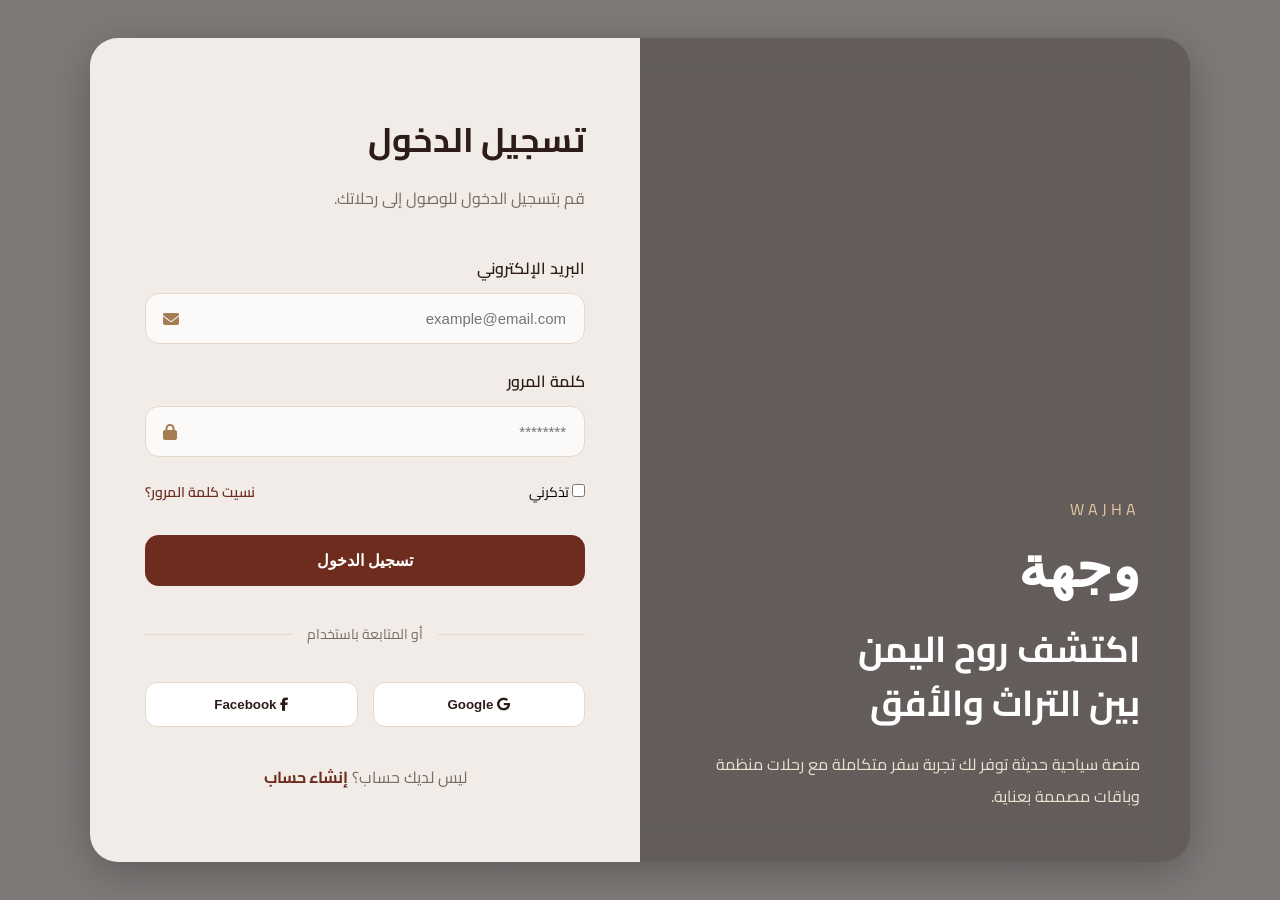
<file: index.html>
<!DOCTYPE html>
<html lang="ar" dir="rtl">

<head>

    <meta charset="UTF-8">

    <meta name="viewport"
        content="width=device-width, initial-scale=1.0">

    <title>وجهة | تسجيل الدخول</title>

    <!-- Google Fonts -->

    <link href="https://fonts.googleapis.com/css2?family=Cairo:wght@300;400;600;700&family=Playfair+Display:wght@600;700&display=swap"
        rel="stylesheet">

    <!-- Font Awesome -->

    <link rel="stylesheet"
        href="https://cdnjs.cloudflare.com/ajax/libs/font-awesome/6.5.2/css/all.min.css" />

    <!-- CSS -->

    <link rel="stylesheet" href="styles/login.css">

</head>

<body>

    <div class="login-container">

        <!-- LEFT SIDE -->

        <div class="left-side">

            <div class="overlay-content">

                <div class="brand">

                    <span>WAJHA</span>

                    <h1>وجهة</h1>

                </div>

                <h2>
                    اكتشف روح اليمن
                    <br>
                    بين التراث والأفق
                </h2>

                <p>
                    منصة سياحية حديثة توفر لك تجربة سفر متكاملة
                    مع رحلات منظمة وباقات مصممة بعناية.
                </p>

            </div>

        </div>

        <!-- RIGHT SIDE -->

        <div class="right-side">

            <div class="top-text">

                <h2>
                    تسجيل الدخول
                </h2>

                <p>
                    قم بتسجيل الدخول للوصول إلى رحلاتك.
                </p>

            </div>

            <form id="loginForm">

                <div class="form-group">

                    <label>
                        البريد الإلكتروني
                    </label>

                    <div class="input-box">

                        <input type="email"
                            id="email"
                            placeholder="example@email.com"
                            required>

                        <i class="fa-solid fa-envelope"></i>

                    </div>

                </div>

                <div class="form-group">

                    <label>
                        كلمة المرور
                    </label>

                    <div class="input-box">

                        <input type="password"
                            id="password"
                            placeholder="********"
                            required>

                        <i class="fa-solid fa-lock"></i>

                    </div>

                </div>

                <div class="options">

                    <label>
                        <input type="checkbox">
                        تذكرني
                    </label>

                    <a href="#">
                        نسيت كلمة المرور؟
                    </a>

                </div>

                <button type="submit"
                    class="login-btn">

                    تسجيل الدخول

                </button>

            </form>

            <div class="divider">

                <span>
                    أو المتابعة باستخدام
                </span>

            </div>

            <div class="social-buttons">

                <button class="social-btn">

                    <i class="fa-brands fa-google"></i>

                    Google

                </button>

                <button class="social-btn">

                    <i class="fa-brands fa-facebook-f"></i>

                    Facebook

                </button>

            </div>

            <div class="register">

                ليس لديك حساب؟

                <a href="#">
                    إنشاء حساب
                </a>

            </div>

        </div>

    </div>

    <!-- JS -->
    <script src="javascript/login.js"></script>

</body>

</html>
</file>
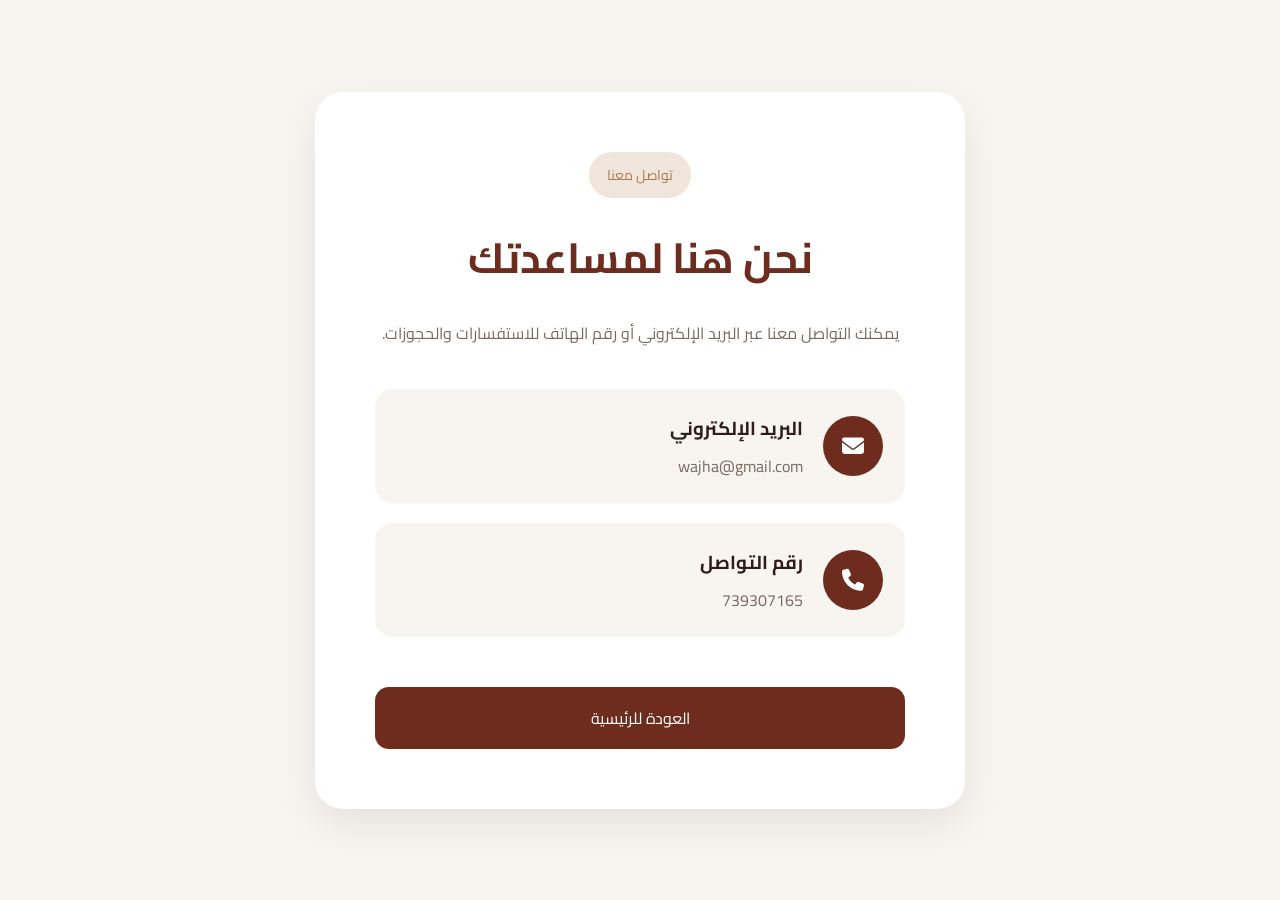
<file: contact.html>
<!DOCTYPE html>
<html lang="ar" dir="rtl">

<head>

    <meta charset="UTF-8">

    <meta name="viewport"
        content="width=device-width, initial-scale=1.0">

    <title>
        تواصل معنا | وجهة
    </title>

    <!-- Google Fonts -->

    <link href="https://fonts.googleapis.com/css2?family=Cairo:wght@300;400;600;700&display=swap"
        rel="stylesheet">

    <!-- Font Awesome -->

    <link rel="stylesheet"
        href="https://cdnjs.cloudflare.com/ajax/libs/font-awesome/6.5.2/css/all.min.css">

    <!-- CSS -->

    <link rel="stylesheet" href="styles/contact.css">

</head>

<body>

    <!-- ================= CONTACT PAGE ================= -->

    <section class="contact-page">

        <div class="contact-card">

            <span class="contact-tag">

                تواصل معنا

            </span>

            <h1>

                نحن هنا لمساعدتك

            </h1>

            <p>

                يمكنك التواصل معنا عبر البريد الإلكتروني
                أو رقم الهاتف للاستفسارات والحجوزات.

            </p>

            <!-- EMAIL -->

            <div class="contact-item">

                <i class="fa-solid fa-envelope"></i>

                <div>

                    <h3>
                        البريد الإلكتروني
                    </h3>

                    <span>
                        wajha@gmail.com
                    </span>

                </div>

            </div>

            <!-- PHONE -->

            <div class="contact-item">

                <i class="fa-solid fa-phone"></i>

                <div>

                    <h3>
                        رقم التواصل
                    </h3>

                    <span>739307165</span>

                </div>

            </div>

            <!-- BUTTON -->

            <a href="home.html">

                <button class="back-btn">

                    العودة للرئيسية

                </button>

                </a>

        </div>

    </section>

</body>

</html>
</file>
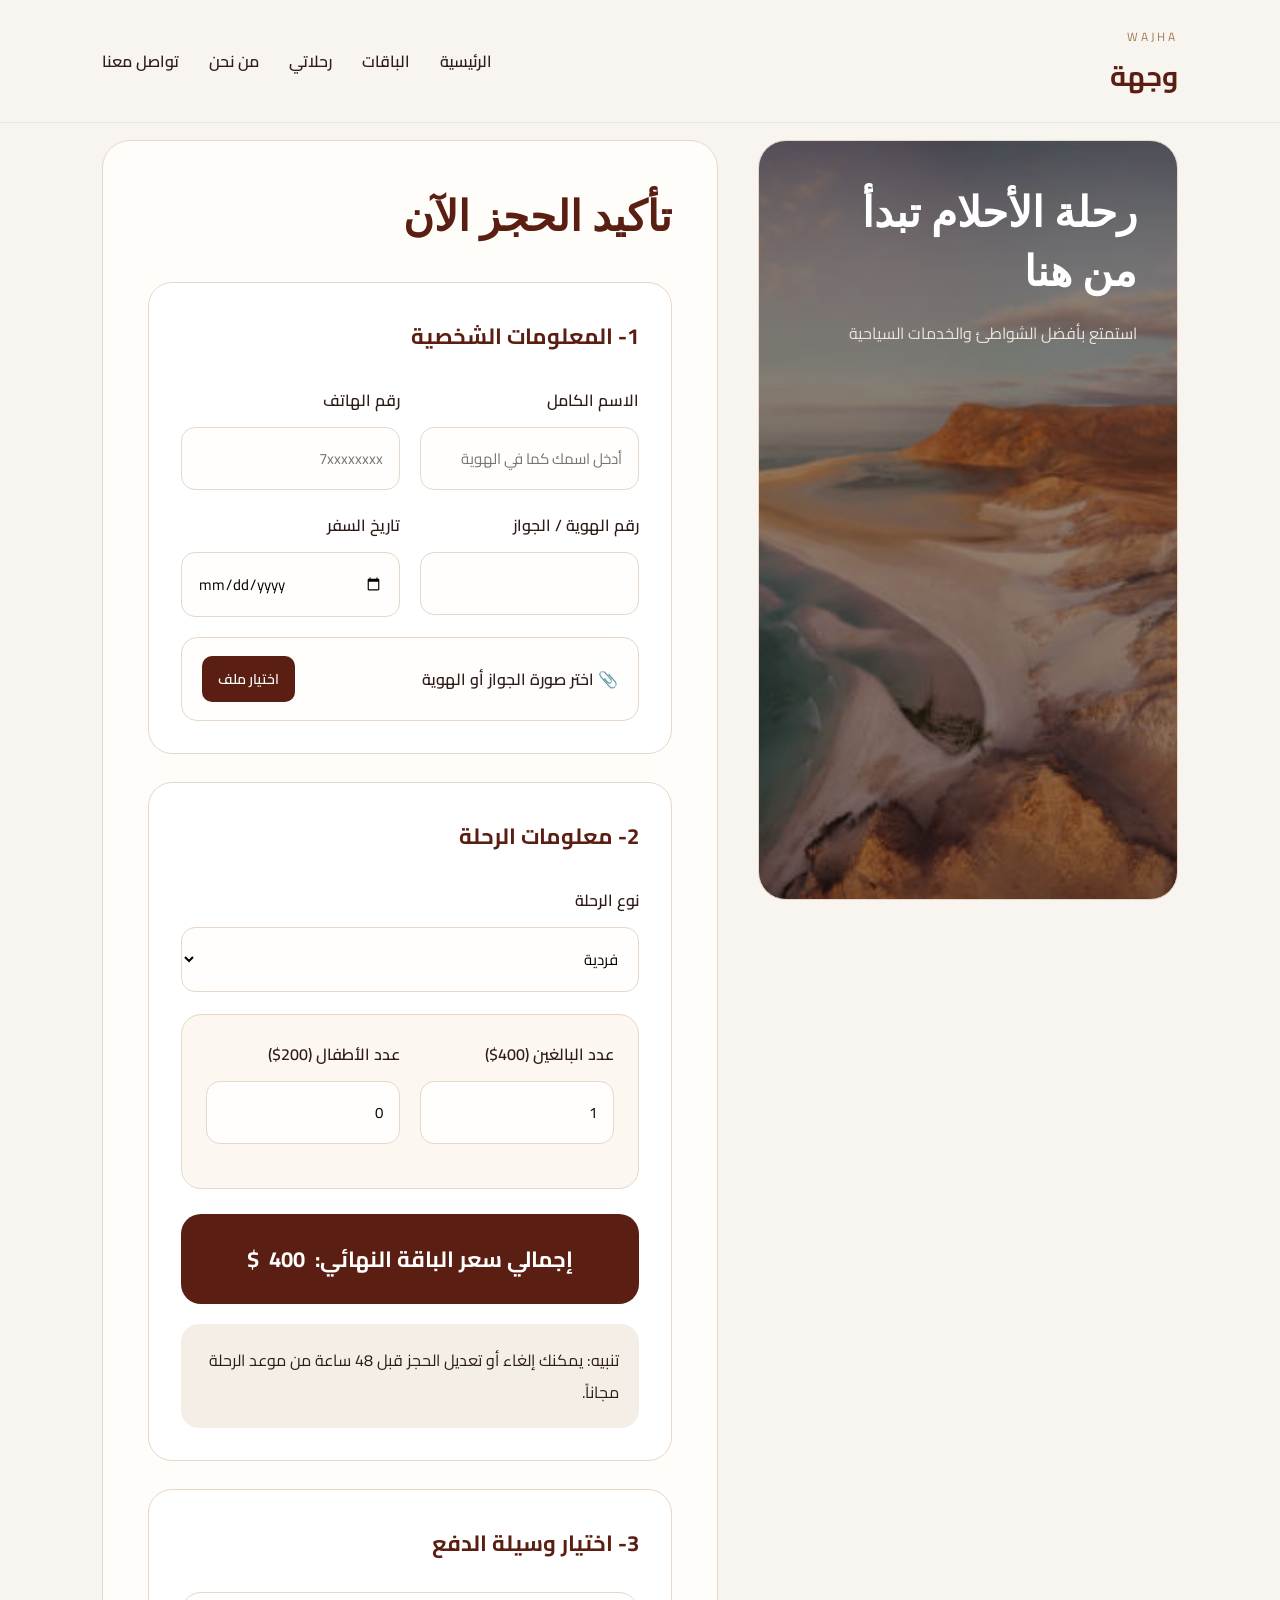
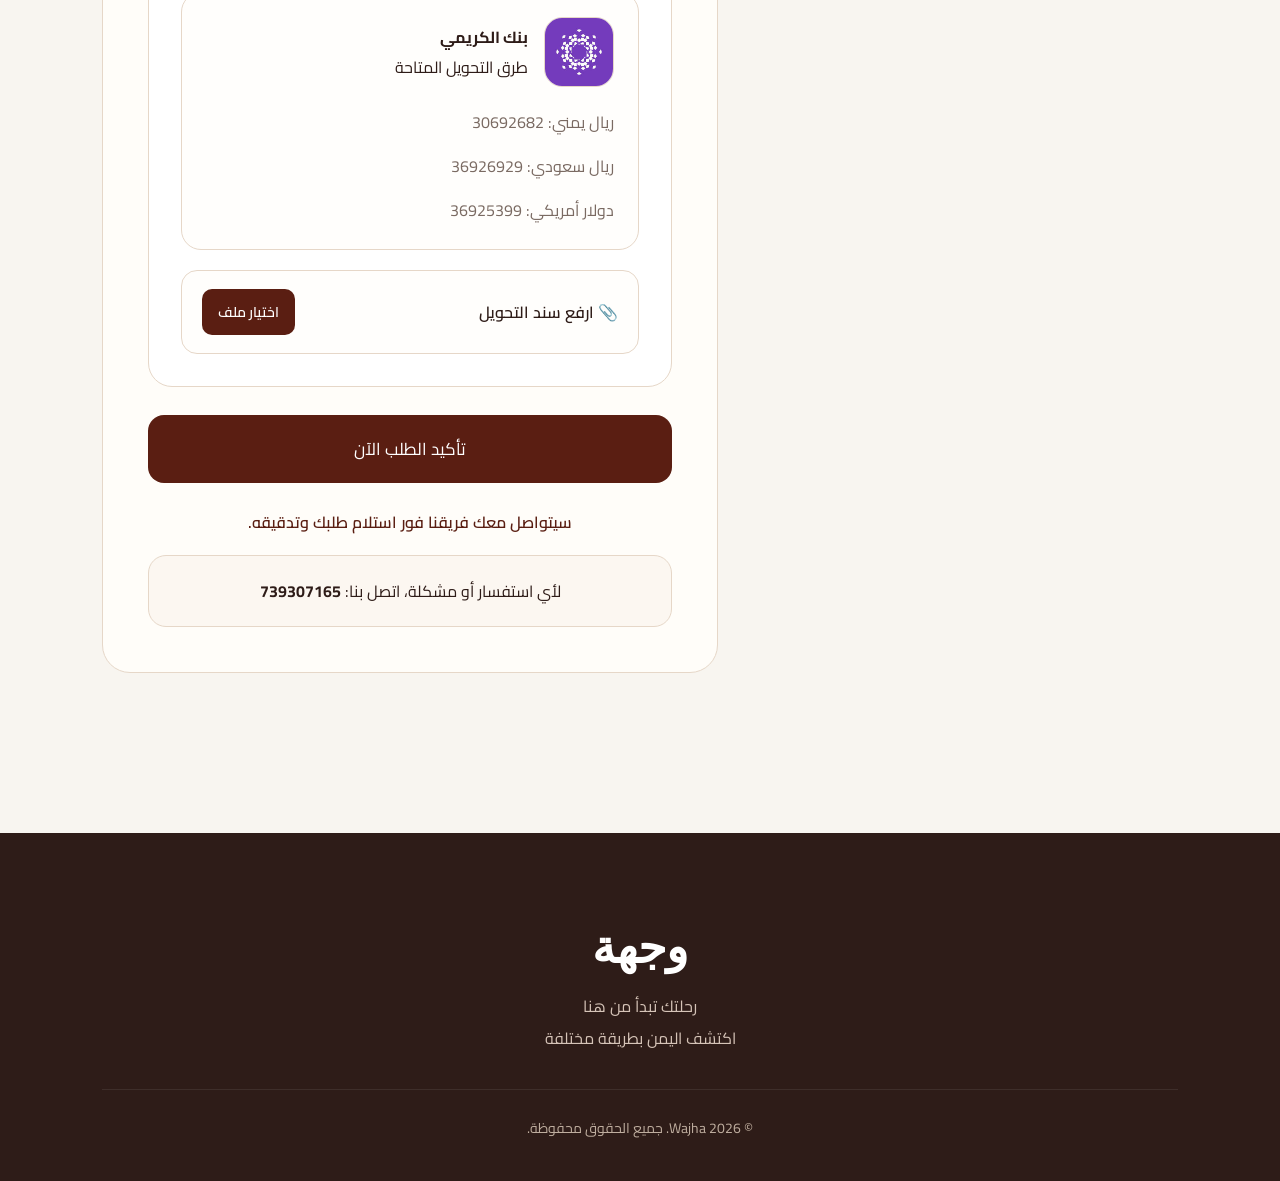
<file: form.html>
<!DOCTYPE html>
<html lang="ar" dir="rtl">
<head>
    <meta charset="UTF-8">
    <meta name="viewport" content="width=device-width, initial-scale=1.0">
    <title>تأكيد الحجز | وجهه للسياحة</title>
    <link rel="stylesheet" href="styles/form.css"> 
    <!-- Fonts -->
<link href="https://fonts.googleapis.com/css2?family=Cairo:wght@300;400;600;700&family=Playfair+Display:wght@600;700&display=swap"
rel="stylesheet">

<!-- Font Awesome -->
<link rel="stylesheet"
href="https://cdnjs.cloudflare.com/ajax/libs/font-awesome/6.5.2/css/all.min.css" />
</head>
<body> 
    <!-- ================= NAVBAR ================= -->

<!-- ================= NAVBAR (FOR OTHER PAGES) ================= -->
<nav class="navbar">

    <div class="logo">
        <span>WAJHA</span>
        <h2>وجهة</h2>
    </div>

    <ul class="nav-links">
       
        <li><a href="home.html">الرئيسية</a></li>
        
       
        <li><a href="home.html#packages">الباقات</a></li>
        
       
        <li><a href="my-trips.html">رحلاتي</a></li>
        
      
        <li><a href="home.html#about">من نحن</a></li>
       
        <li><a href="home.html#footer">تواصل معنا</a></li>
    </ul>

    

</nav>

    <div class="page-wrapper">
        <aside class="sidebar-image">
            <div class="overlay">
                <h2>رحلة الأحلام تبدأ من هنا</h2>
                <p>استمتع بأفضل الشواطئ والخدمات السياحية</p>
            </div>
        </aside>

        <main class="form-container">
            <h1 class="main-title">تأكيد الحجز الآن</h1>

            <form id="booking-form">
                <div class="section">
                    <h3 class="section-head">1- المعلومات الشخصية</h3>
                    <div class="input-grid">
                        <div class="field">
                            <label>الاسم الكامل</label>
                            <input type="text" placeholder="أدخل اسمك كما في الهوية" required>
                        </div>
                        <div class="field">
                            <label>رقم الهاتف</label>
                            <input type="text" placeholder="7xxxxxxxx" required>
                        </div>
                    </div>
                    <div class="input-grid">
                        <div class="field">
                            <label>رقم الهوية / الجواز</label>
                            <input type="text" required>
                        </div>
                        <div class="field">
                            <label>تاريخ السفر</label>
                          <input type="date" id="travel-date" required>
                        </div>
                    </div>
                  <div class="custom-file-upload">
    <label for="passport-upload" class="upload-label">
        📎 اختر صورة الجواز أو الهوية
    </label>

    <input 
        type="file" 
        id="passport-upload"
        accept="image/*"
        required
    >
</div>
                </div>

                <div class="section">
                    <h3 class="section-head">2- معلومات الرحلة</h3>
                    <div class="field">
                        <label>نوع الرحلة</label>
                        <select id="trip-type" onchange="checkTripType()">
                            <option value="individual">فردية</option>
                            <option value="family">عائلية</option>
                            <option value="group">مجموعة</option>
                        </select>
                    </div>

                    <div id="extra-fields" class="hidden-fields">
                        <div class="input-grid">
                            <div class="field">
                                <label>عدد البالغين (400$)</label>
                                <input type="number" id="adults" value="1" min="1" oninput="calculateTotal()">
                            </div>
                            <div class="field">
                                <label>عدد الأطفال (200$)</label>
                                <input type="number" id="children" value="0" min="0" oninput="calculateTotal()">
                            </div>
                        </div>
                    </div>

                    <div class="price-display">
                        <span>إجمالي سعر الباقة النهائي:</span>
                        <strong id="total-price">400</strong> <strong>$</strong>
                    </div>

                    <div class="note-box">
                        تنبيه: يمكنك إلغاء أو تعديل الحجز قبل 48 ساعة من موعد الرحلة مجاناً.
                    </div>
                </div>

                <div class="section">
                    <h3 class="section-head">3- اختيار وسيلة الدفع</h3>
                    <div class="bank-info">

    <div class="bank-header">
        <img src="photos/alkuramin.jfif" alt="الكريمي" class="bank-logo">

        <div>
            <strong>بنك الكريمي</strong>
            <p>طرق التحويل المتاحة</p>
        </div>
    </div>

    <ul>
        <li>ريال يمني: 30692682</li>
        <li>ريال سعودي: 36926929</li>
        <li>دولار أمريكي: 36925399</li>
    </ul>

</div>
                    <div class="custom-file-upload">
    <label for="receipt-upload" class="upload-label">
        📎 ارفع سند التحويل
    </label>

    <input 
        type="file" 
        id="receipt-upload"
        accept="image/*"
        required
    >
</div>
                </div>

                <button type="submit" class="confirm-btn">تأكيد الطلب الآن</button>

                <p class="final-msg">سيتواصل معك فريقنا فور استلام طلبك وتدقيقه.</p>
                <div class="help-box">
                    لأي استفسار أو مشكلة، اتصل بنا: <strong>739307165</strong>
                </div>
            </form>
        </main>
    </div>



    <!-- ================= FOOTER ================= -->

<footer class="footer">

    <div class="footer-content">

        <h2>
            وجهة
        </h2>

        <p>
            رحلتك تبدأ من هنا
            <br>
            اكتشف اليمن بطريقة مختلفة
        </p>

        

        <div class="footer-bottom">

            © 2026 Wajha. جميع الحقوق محفوظة.

        </div>

    </div>

</footer>

    <script src="javascript/form.js"></script>
</body>
</html>
</file>
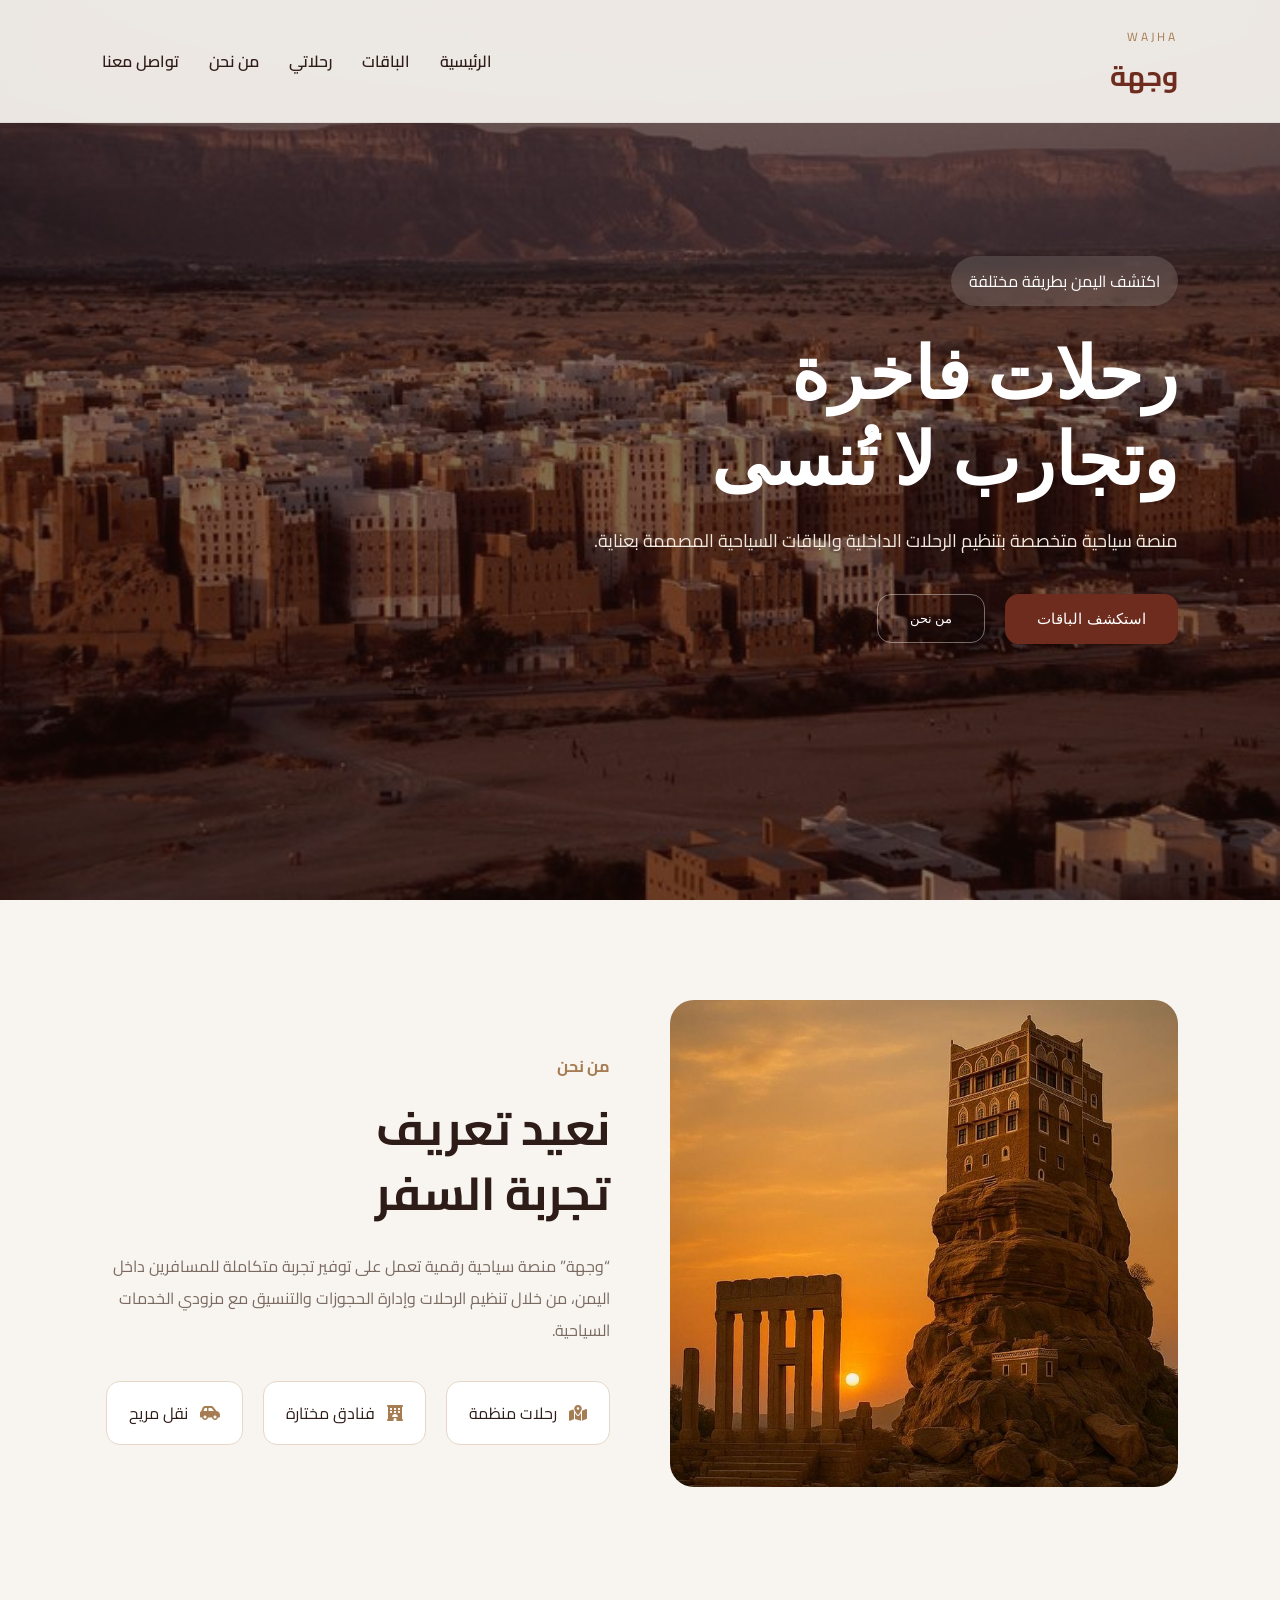
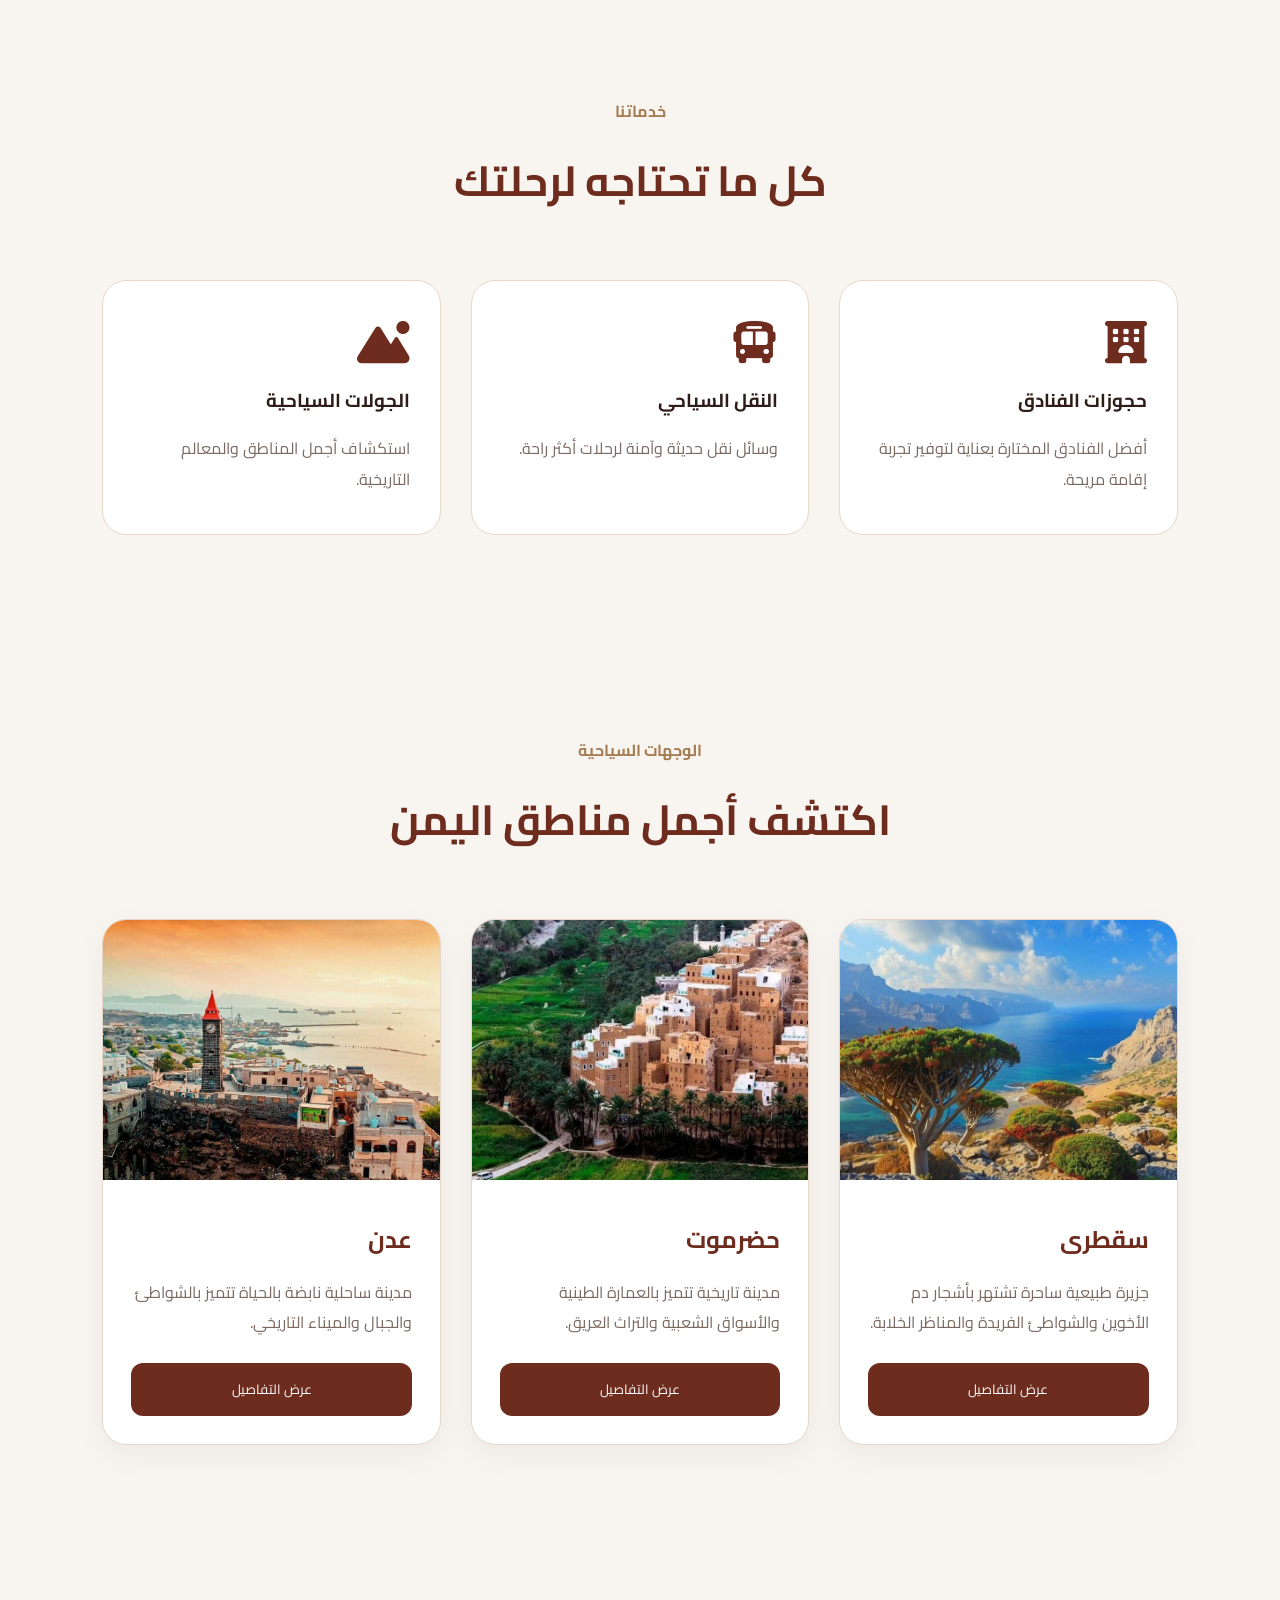
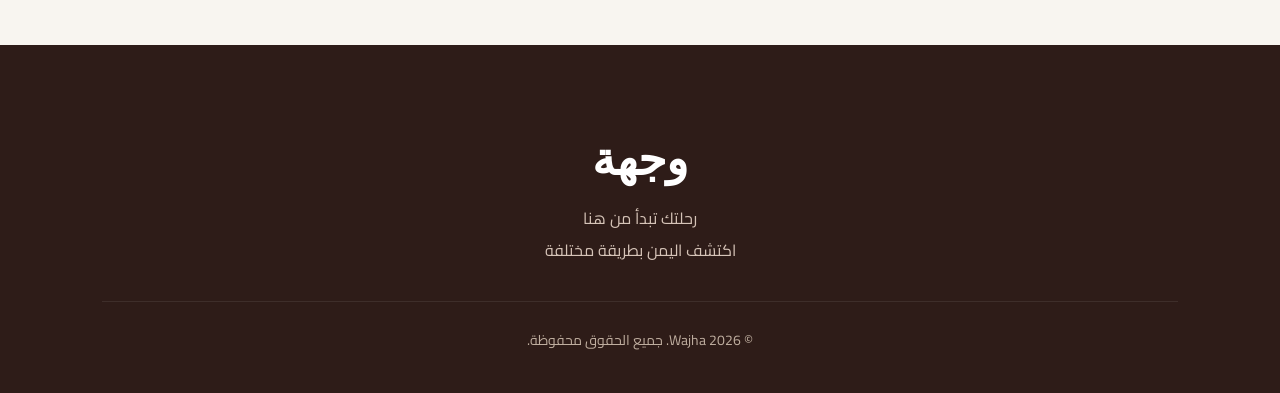
<file: home.html>
<!DOCTYPE html>
<html lang="ar" dir="rtl">

<head>

    <meta charset="UTF-8">

    <meta name="viewport"
        content="width=device-width, initial-scale=1.0">

    <title>وجهة | الصفحة الرئيسية</title>

    <!-- Fonts -->

    <link href="https://fonts.googleapis.com/css2?family=Cairo:wght@300;400;600;700&family=Playfair+Display:wght@600;700&display=swap"
        rel="stylesheet">

    <!-- Font Awesome -->

    <link rel="stylesheet"
        href="https://cdnjs.cloudflare.com/ajax/libs/font-awesome/6.5.2/css/all.min.css" />

    <!-- CSS -->

    <link rel="stylesheet" href="styles/home.css">

</head>

<body>

    <!-- ================= NAVBAR ================= -->

    <nav class="navbar">

    <div class="logo">
        <span>WAJHA</span>
        <h2>وجهة</h2>
    </div>

    <ul class="nav-links">
       
        <li><a href="home.html">الرئيسية</a></li>
        
       
        <li><a href="home.html#packages">الباقات</a></li>
        
       
        <li><a href="my-trips.html">رحلاتي</a></li>
        
      
        <li><a href="home.html#about">من نحن</a></li>
       
        <li><a href="contact.html">تواصل معنا</a></li>
    </ul>

    

</nav>

    <!-- ================= HERO SECTION ================= -->

    <section class="hero">

        <div class="hero-overlay"></div>

        <div class="hero-content">

            <span class="hero-tag">
                اكتشف اليمن بطريقة مختلفة
            </span>

            <h1>
                رحلات فاخرة
                <br>
                وتجارب لا تُنسى
            </h1>

            <p>
                منصة سياحية متخصصة بتنظيم الرحلات الداخلية
                والباقات السياحية المصممة بعناية.
            </p>

            <div class="hero-buttons">

            <a href="#packages">

                <button class="primary-btn">
                     استكشف الباقات
                </button>
                </a>

                <a href="#about">
                <button class="secondary-btn">
                    من نحن
                </button>
                </a>

            </div>

        </div>

    </section>

    <!-- ================= ABOUT SECTION ================= -->

    <section class="about" id="about">

        <div class="about-image">

            <img src="photos/yemenn.jpeg"
                alt="سقطرى">

        </div>

        <div class="about-content">

            <span class="section-tag">
                من نحن
            </span>

            <h2>
                نعيد تعريف
                <br>
                تجربة السفر
            </h2>

            <p>
                “وجهة” منصة سياحية رقمية تعمل على توفير
                تجربة متكاملة للمسافرين داخل اليمن،
                من خلال تنظيم الرحلات وإدارة الحجوزات
                والتنسيق مع مزودي الخدمات السياحية.
            </p>

            <div class="features">

                <div class="feature">

                    <i class="fa-solid fa-map-location-dot"></i>

                    <span>
                        رحلات منظمة
                    </span>

                </div>

                <div class="feature">

                    <i class="fa-solid fa-hotel"></i>

                    <span>
                        فنادق مختارة
                    </span>

                </div>

                <div class="feature">

                    <i class="fa-solid fa-car-side"></i>

                    <span>
                        نقل مريح
                    </span>

                </div>

            </div>

        </div>

    </section>

    <!-- ================= SERVICES ================= -->

    <section class="services">

        <div class="section-header">

            <span class="section-tag">
                خدماتنا
            </span>

            <h2>
                كل ما تحتاجه لرحلتك
            </h2>

        </div>

        <div class="services-grid">

            <div class="service-card">

                <i class="fa-solid fa-hotel"></i>

                <h3>
                    حجوزات الفنادق
                </h3>

                <p>
                    أفضل الفنادق المختارة بعناية
                    لتوفير تجربة إقامة مريحة.
                </p>

            </div>

            <div class="service-card">

                <i class="fa-solid fa-bus"></i>

                <h3>
                    النقل السياحي
                </h3>

                <p>
                    وسائل نقل حديثة وآمنة
                    لرحلات أكثر راحة.
                </p>

            </div>

            <div class="service-card">

                <i class="fa-solid fa-mountain-sun"></i>

                <h3>
                    الجولات السياحية
                </h3>

                <p>
                    استكشاف أجمل المناطق
                    والمعالم التاريخية.
                </p>

            </div>

        </div>

    </section>

<!-- ================= PACKAGES ================= -->

<section class="packages" id="packages">

    <div class="section-header">

        <span class="section-tag">
            الوجهات السياحية
        </span>

        <h2>
            اكتشف أجمل مناطق اليمن
        </h2>

    </div>

    <div class="packages-grid">

        <!-- ================= SOCOTRA ================= -->

        <div class="package-card">

            <img src="photos/Scotraaa.jpeg"
                alt="سقطرى">

            <div class="package-info">

                <h3>
                    سقطرى
                </h3>

                <p>
                    جزيرة طبيعية ساحرة تشتهر بأشجار دم الأخوين
                    والشواطئ الفريدة والمناظر الخلابة.
                </p>

                <a href="package-details.html">

                    <button>
                        عرض التفاصيل
                    </button>

                </a>

            </div>

        </div>

        <!-- ================= HADRAMOUT ================= -->

        <div class="package-card">

            <img src="photos/Hadramout7 AM.jpeg"
                    alt="حضرموت">

            <div class="package-info">

                <h3>
                    حضرموت
                </h3>

                <p>
                    مدينة تاريخية تتميز بالعمارة الطينية
                    والأسواق الشعبية والتراث العريق.
                </p>

                    <button>
                        عرض التفاصيل
                    </button>

            </div>

        </div>

        <!-- ================= ADEN ================= -->

        <div class="package-card">

            <img src="photos/Adenphoto.jpeg"
                    alt="عدن">

            <div class="package-info">

                <h3>
                    عدن
                </h3>

                <p>
                    مدينة ساحلية نابضة بالحياة
                    تتميز بالشواطئ والجبال والميناء التاريخي.
                </p>

                    <button>
                        عرض التفاصيل
                    </button>

            </div>

        </div>

    </div>

</section>

<!-- ================= FOOTER ================= -->

<footer class="footer">

    <div class="footer-content">

        <h2>
            وجهة
        </h2>

        <p>
            رحلتك تبدأ من هنا
            <br>
            اكتشف اليمن بطريقة مختلفة
        </p>

        <div class="footer-bottom">

            © 2026 Wajha. جميع الحقوق محفوظة.

        </div>

    </div>

</footer>
</file>
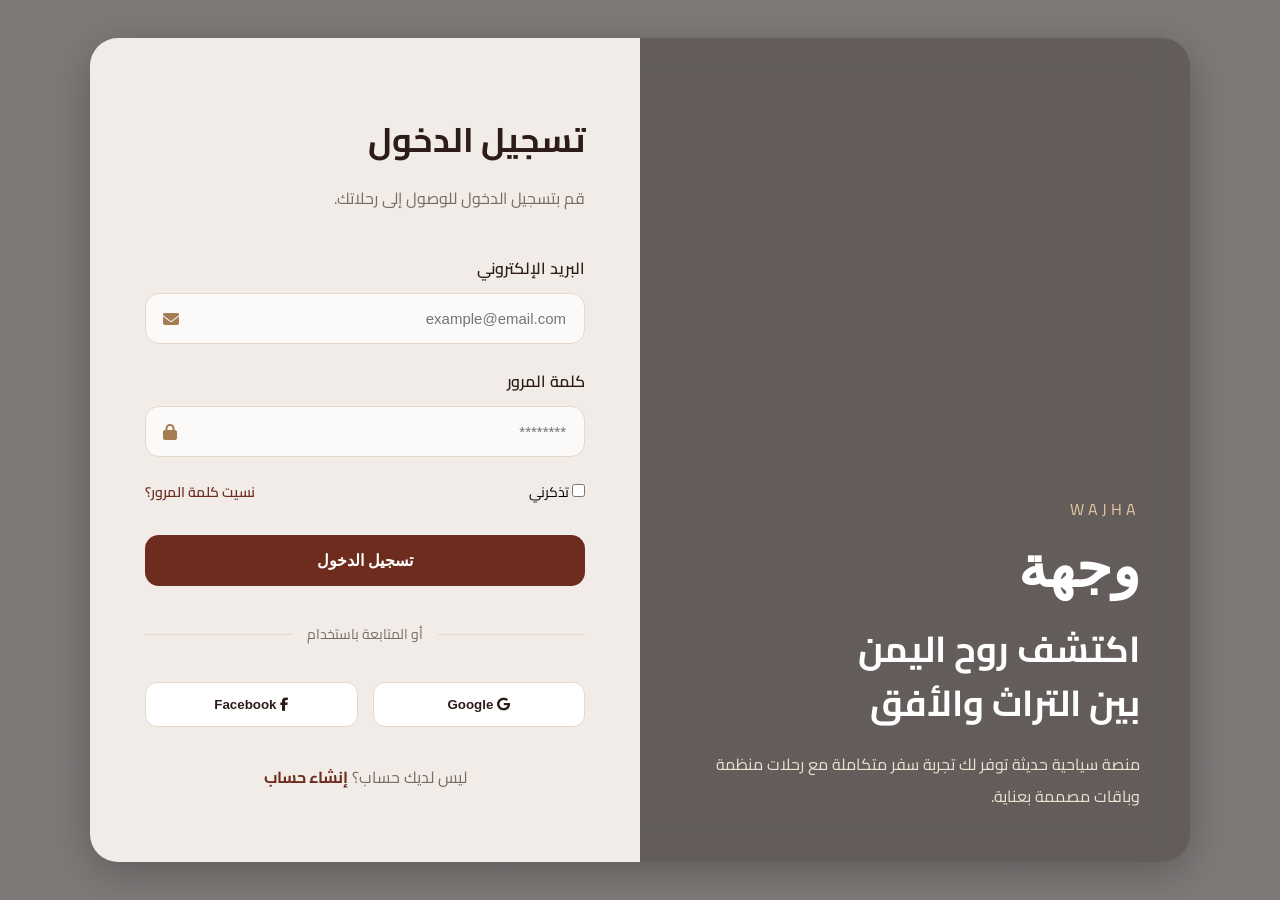
<file: login.html>
<!DOCTYPE html>
<html lang="ar" dir="rtl">

<head>

    <meta charset="UTF-8">

    <meta name="viewport"
        content="width=device-width, initial-scale=1.0">

    <title>وجهة | تسجيل الدخول</title>

    <!-- Google Fonts -->

    <link href="https://fonts.googleapis.com/css2?family=Cairo:wght@300;400;600;700&family=Playfair+Display:wght@600;700&display=swap"
        rel="stylesheet">

    <!-- Font Awesome -->

    <link rel="stylesheet"
        href="https://cdnjs.cloudflare.com/ajax/libs/font-awesome/6.5.2/css/all.min.css" />

    <!-- CSS -->

    <link rel="stylesheet" href="styles/login.css">

</head>

<body>

    <div class="login-container">

        <!-- LEFT SIDE -->

        <div class="left-side">

            <div class="overlay-content">

                <div class="brand">

                    <span>WAJHA</span>

                    <h1>وجهة</h1>

                </div>

                <h2>
                    اكتشف روح اليمن
                    <br>
                    بين التراث والأفق
                </h2>

                <p>
                    منصة سياحية حديثة توفر لك تجربة سفر متكاملة
                    مع رحلات منظمة وباقات مصممة بعناية.
                </p>

            </div>

        </div>

        <!-- RIGHT SIDE -->

        <div class="right-side">

            <div class="top-text">

                <h2>
                    تسجيل الدخول
                </h2>

                <p>
                    قم بتسجيل الدخول للوصول إلى رحلاتك.
                </p>

            </div>

            <form id="loginForm">

                <div class="form-group">

                    <label>
                        البريد الإلكتروني
                    </label>

                    <div class="input-box">

                        <input type="email"
                            id="email"
                            placeholder="example@email.com"
                            required>

                        <i class="fa-solid fa-envelope"></i>

                    </div>

                </div>

                <div class="form-group">

                    <label>
                        كلمة المرور
                    </label>

                    <div class="input-box">

                        <input type="password"
                            id="password"
                            placeholder="********"
                            required>

                        <i class="fa-solid fa-lock"></i>

                    </div>

                </div>

                <div class="options">

                    <label>
                        <input type="checkbox">
                        تذكرني
                    </label>

                    <a href="#">
                        نسيت كلمة المرور؟
                    </a>

                </div>

                <button type="submit"
                    class="login-btn">

                    تسجيل الدخول

                </button>

            </form>

            <div class="divider">

                <span>
                    أو المتابعة باستخدام
                </span>

            </div>

            <div class="social-buttons">

                <button class="social-btn">

                    <i class="fa-brands fa-google"></i>

                    Google

                </button>

                <button class="social-btn">

                    <i class="fa-brands fa-facebook-f"></i>

                    Facebook

                </button>

            </div>

            <div class="register">

                ليس لديك حساب؟

                <a href="#">
                    إنشاء حساب
                </a>

            </div>

        </div>

    </div>

    <!-- JS -->
    <script src="javascript/login.js"></script>

</body>

</html>
</file>
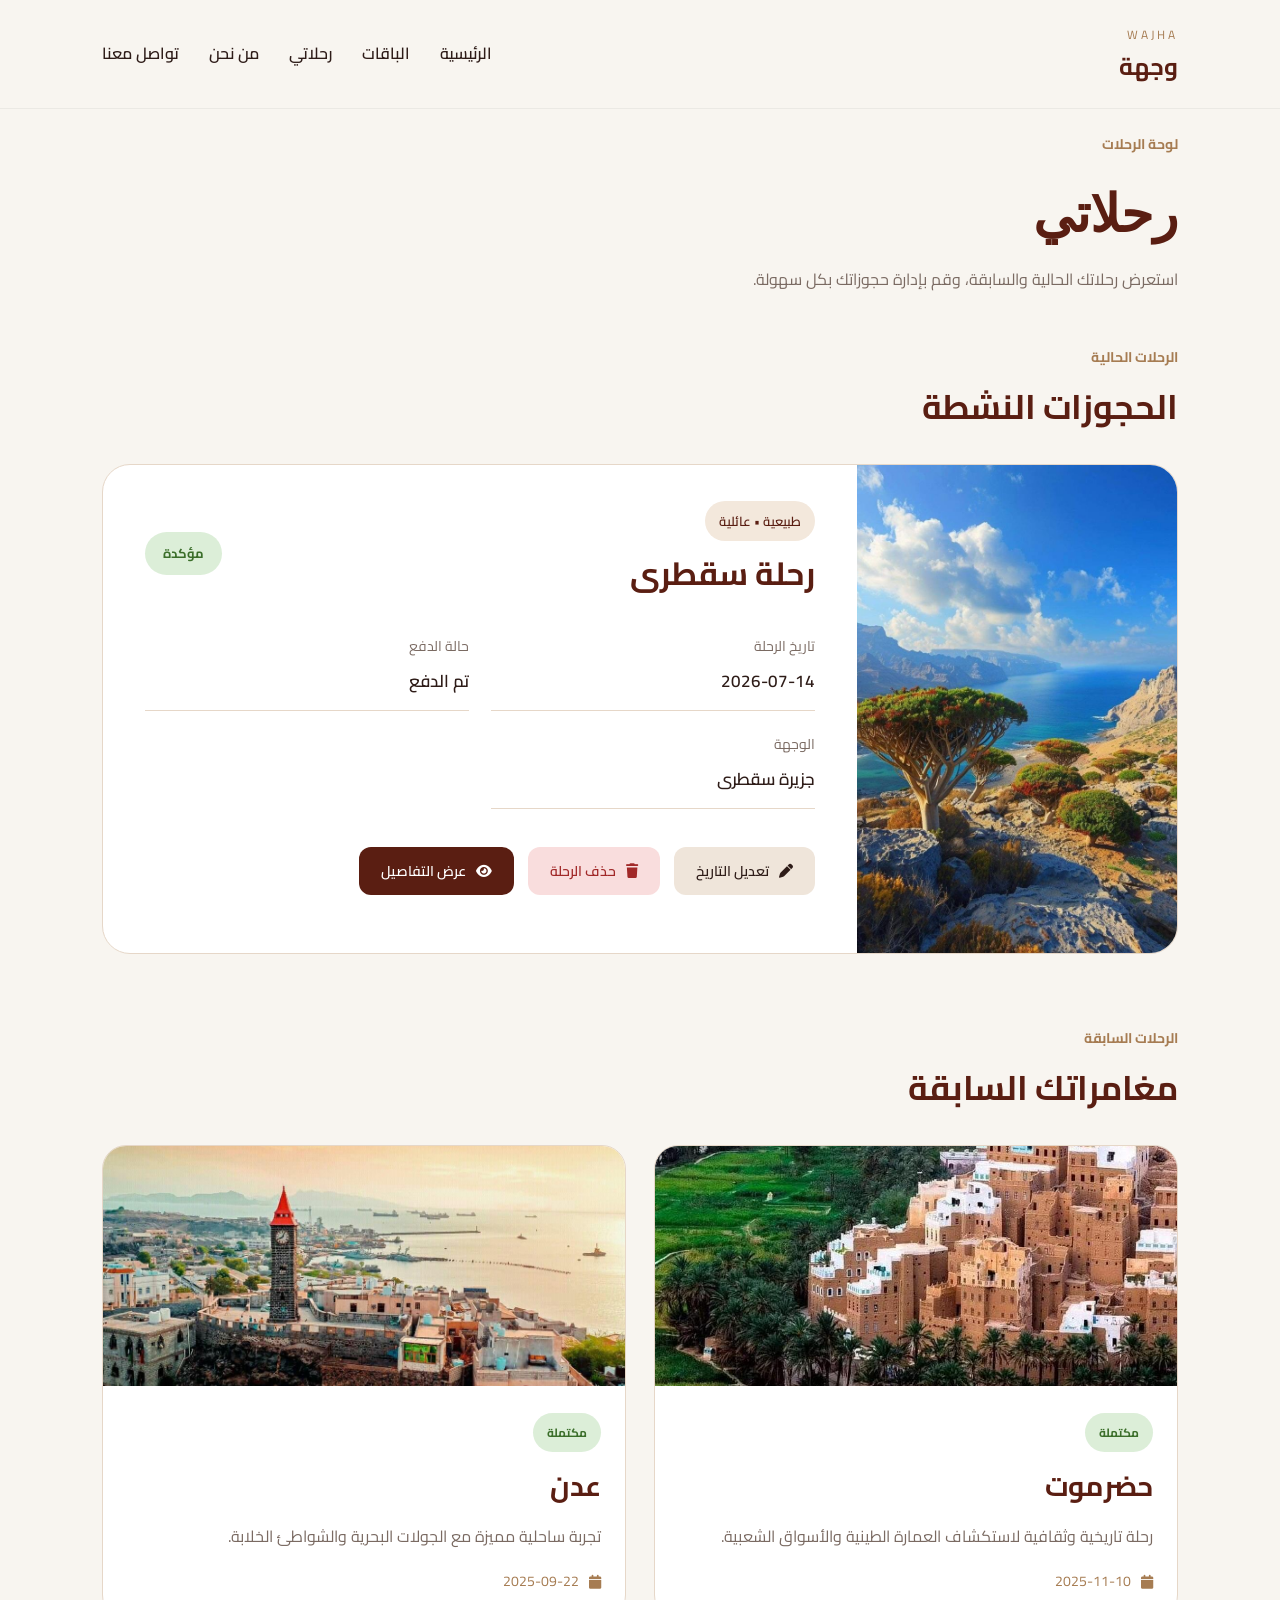
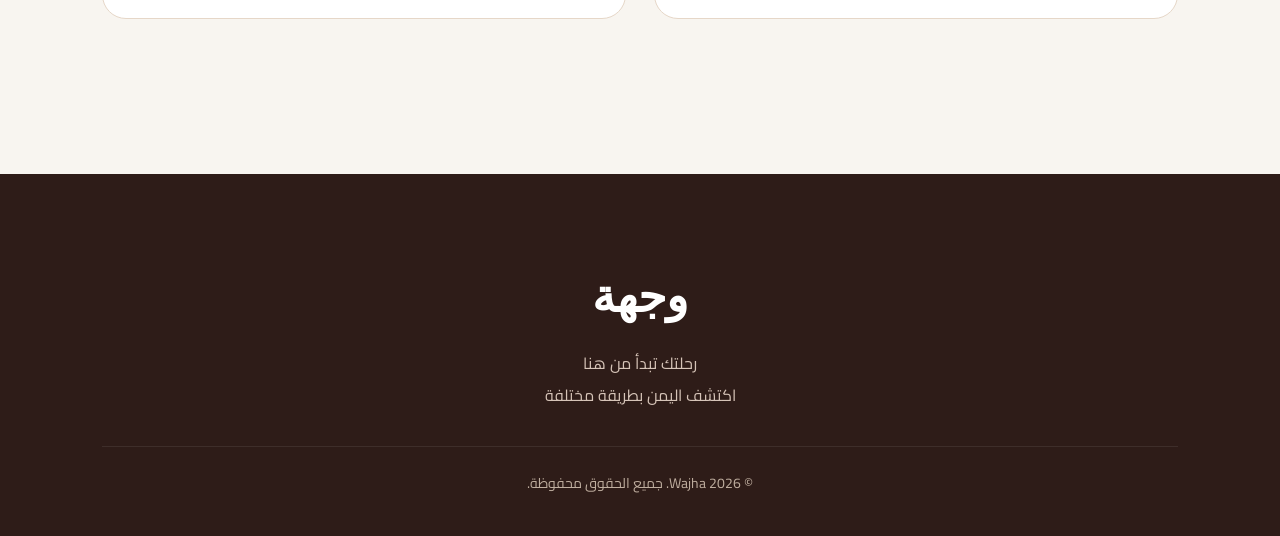
<file: my-trips.html>
<!DOCTYPE html>
<html lang="ar" dir="rtl">

<head>

    <meta charset="UTF-8">
    <meta name="viewport" content="width=device-width, initial-scale=1.0">

    <title>رحلاتي | وجهة</title>

    <!-- Google Fonts -->
    <link href="https://fonts.googleapis.com/css2?family=Cairo:wght@300;400;600;700&family=Playfair+Display:wght@600;700&display=swap"
        rel="stylesheet">

    <!-- Font Awesome -->
    <link rel="stylesheet"
        href="https://cdnjs.cloudflare.com/ajax/libs/font-awesome/6.5.2/css/all.min.css" />

    <!-- CSS -->
    <link rel="stylesheet" href="styles/my-trips.css">

</head>

<body>

    <!-- ================= NAVBAR ================= -->

   <nav class="navbar">

    <div class="logo">
        <span>WAJHA</span>
        <h2>وجهة</h2>
    </div>

    <ul class="nav-links">
       
        <li><a href="home.html">الرئيسية</a></li>
        
       
        <li><a href="home.html#packages">الباقات</a></li>
        
       
        <li><a href="my-trips.html">رحلاتي</a></li>
        
      
        <li><a href="home.html#about">من نحن</a></li>
       
        <li><a href="home.html#footer">تواصل معنا</a></li>
    </ul>

    

</nav>

    <!-- ================= HERO ================= -->

    <section class="hero">

        <div class="hero-content">

            <span class="hero-tag">
                لوحة الرحلات
            </span>

            <h1>
                رحلاتي
            </h1>

            <p>
                استعرض رحلاتك الحالية والسابقة،
                وقم بإدارة حجوزاتك بكل سهولة.
            </p>

        </div>

    </section>

    <!-- ================= CURRENT TRIPS ================= -->

    <section class="trips-section">

        <div class="section-header">

            <span class="section-tag">
                الرحلات الحالية
            </span>

            <h2>
                الحجوزات النشطة
            </h2>

        </div>

        <!-- Trips Will Appear Here -->
        <div id="trips-container"></div>

    </section>

    <!-- ================= PREVIOUS TRIPS ================= -->

    <section class="trips-section">

        <div class="section-header">

            <span class="section-tag">
                الرحلات السابقة
            </span>

            <h2>
                مغامراتك السابقة
            </h2>

        </div>

        <div class="previous-grid">

            <!-- حضرموت -->

            <div class="previous-card">

                <img src="photos/Hadramout7 AM.jpeg"
                    alt="حضرموت">

                <div class="previous-content">

                    <span class="completed">
                        مكتملة
                    </span>

                    <h3>
                        حضرموت
                    </h3>

                    <p>
                        رحلة تاريخية وثقافية لاستكشاف
                        العمارة الطينية والأسواق الشعبية.
                    </p>

                    <div class="previous-date">

                        <i class="fa-solid fa-calendar"></i>

                        2025-11-10

                    </div>

                </div>

            </div>

            <!-- عدن -->

            <div class="previous-card">

                <img src="photos/Adenphoto.jpeg"
                    alt="عدن">

                <div class="previous-content">

                    <span class="completed">
                        مكتملة
                    </span>

                    <h3>
                        عدن
                    </h3>

                    <p>
                        تجربة ساحلية مميزة مع الجولات
                        البحرية والشواطئ الخلابة.
                    </p>

                    <div class="previous-date">

                        <i class="fa-solid fa-calendar"></i>

                        2025-09-22

                    </div>

                </div>

            </div>

        </div>

    </section>

    <!-- ================= FOOTER ================= -->

    <footer class="footer">

        <div class="footer-content">

            <h2>
                وجهة
            </h2>

            <p>
                رحلتك تبدأ من هنا
                <br>
                اكتشف اليمن بطريقة مختلفة
            </p>

            <div class="footer-bottom">

                © 2026 Wajha. جميع الحقوق محفوظة.

            </div>

        </div>

    </footer>

    <!-- JS -->
    <script src="javascript/my-trips.js"></script>

</body>

</html>
</file>
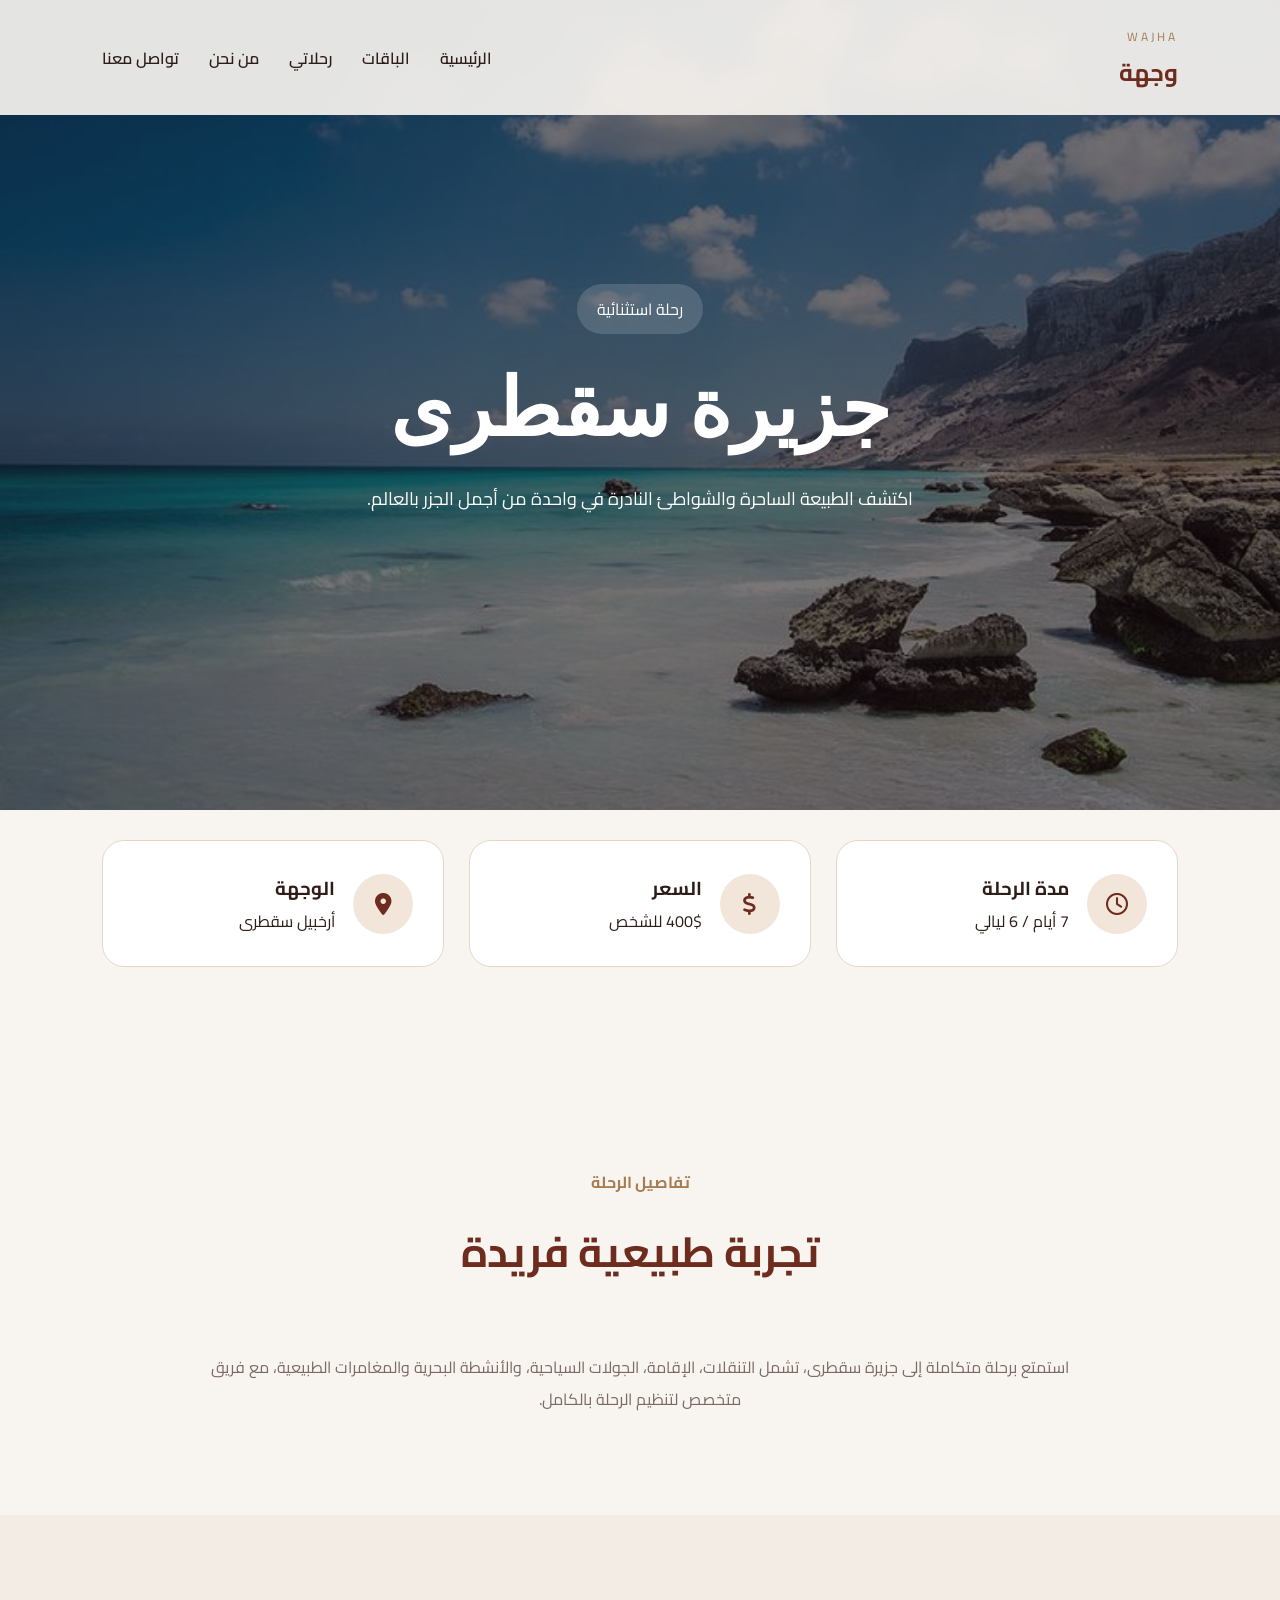
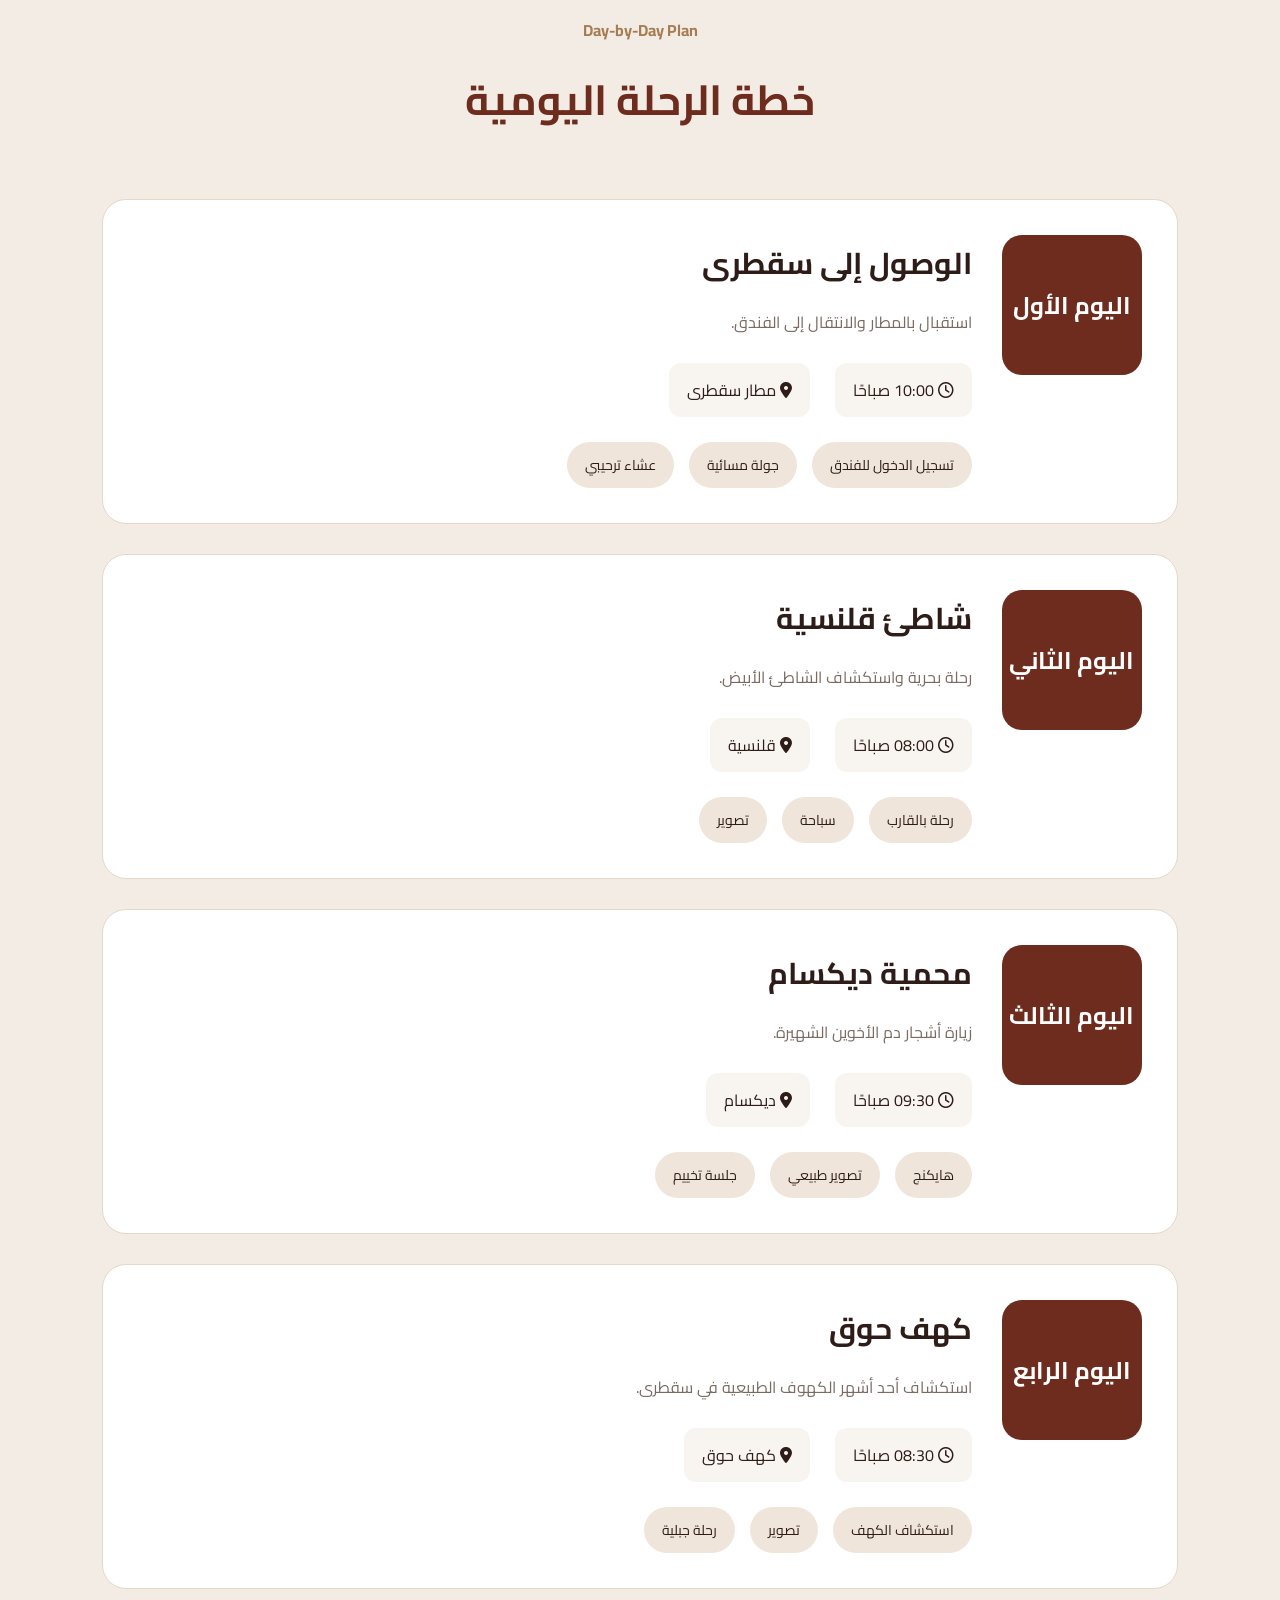
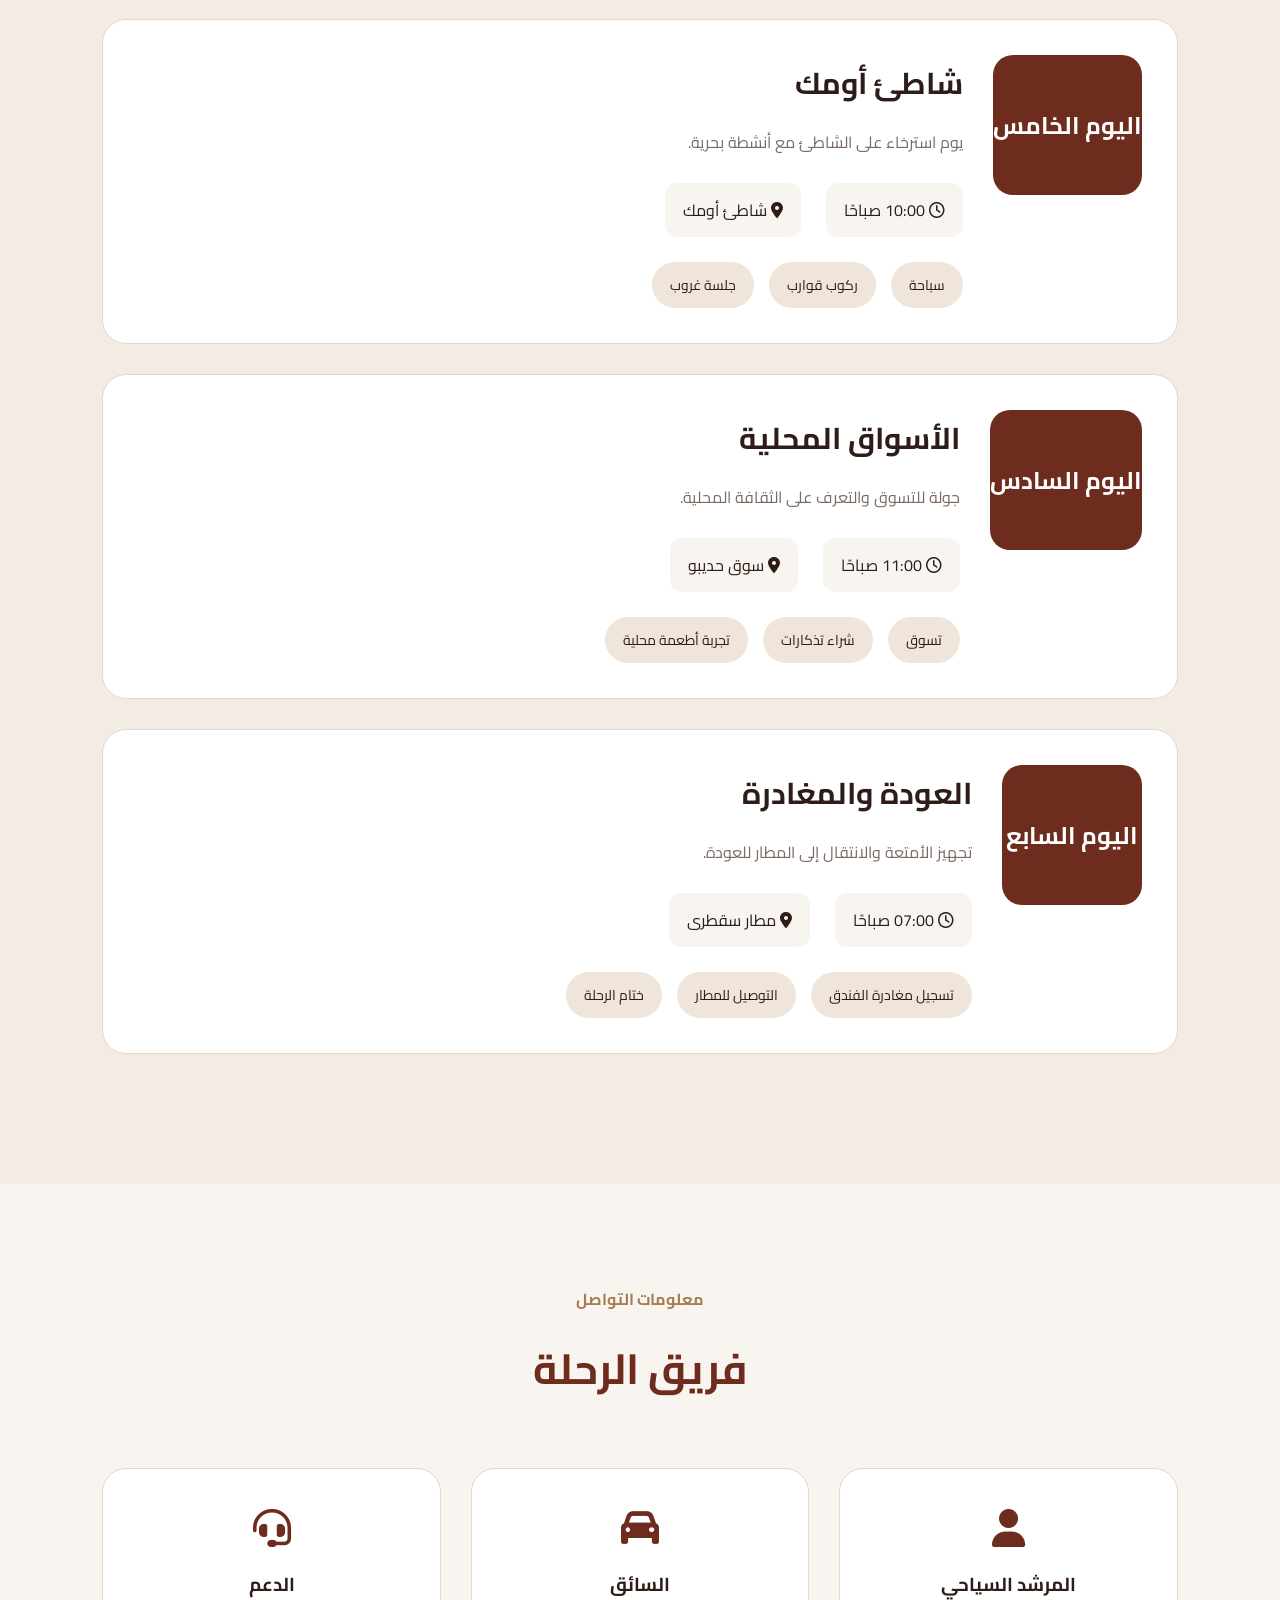
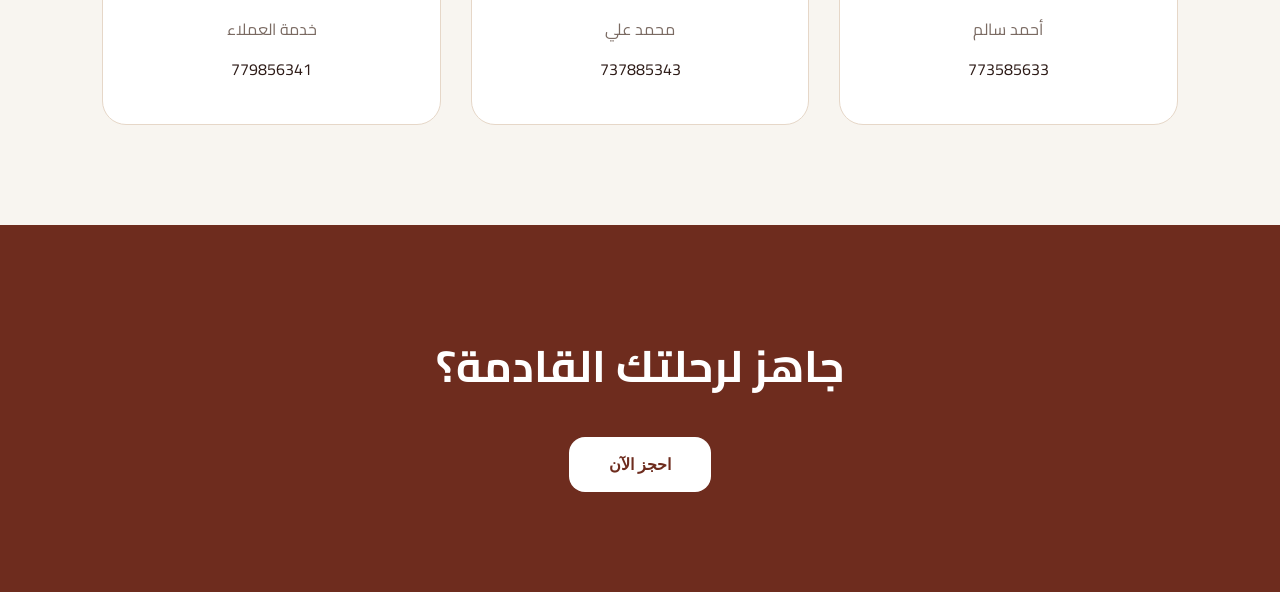
<file: package-details.html>
<!DOCTYPE html>
<html lang="ar" dir="rtl">

<head>

    <meta charset="UTF-8">

    <meta name="viewport"
        content="width=device-width, initial-scale=1.0">

    <title>وجهة | رحلة جزيرة سقطرى</title>

    <!-- Fonts -->

    <link href="https://fonts.googleapis.com/css2?family=Cairo:wght@300;400;600;700&family=Playfair+Display:wght@600;700&display=swap"
        rel="stylesheet">

    <!-- Font Awesome -->

    <link rel="stylesheet"
        href="https://cdnjs.cloudflare.com/ajax/libs/font-awesome/6.5.2/css/all.min.css" />

    <!-- CSS -->

    <link rel="stylesheet" href="styles/package-details.css">

</head>

<body>

    <!-- ================= NAVBAR ================= -->
<nav class="navbar">

    <div class="logo">
        <span>WAJHA</span>
        <h2>وجهة</h2>
    </div>

    <ul class="nav-links">
       
        <li><a href="home.html">الرئيسية</a></li>
        
       
        <li><a href="home.html#packages">الباقات</a></li>
        
       
        <li><a href="my-trips.html">رحلاتي</a></li>
        
      
        <li><a href="home.html#about">من نحن</a></li>
       
        <li><a href="home.html#footer">تواصل معنا</a></li>
    </ul>

    

</nav>

    <!-- ================= HERO ================= -->

    <section class="hero">

        <div class="overlay"></div>

        <div class="hero-content">

            <span class="tag">
                رحلة استثنائية
            </span>

            <h1>
                جزيرة سقطرى
            </h1>

            <p>
                اكتشف الطبيعة الساحرة والشواطئ النادرة
                في واحدة من أجمل الجزر بالعالم.
            </p>

        </div>

    </section>

    <!-- ================= PACKAGE INFO ================= -->

    <section class="package-info">

        <div class="info-card">

            <i class="fa-regular fa-clock"></i>

            <div>
                <h3>مدة الرحلة</h3>
                <p>7 أيام / 6 ليالي</p>
            </div>

        </div>

        <div class="info-card">

            <i class="fa-solid fa-dollar-sign"></i>

            <div>
                <h3>السعر</h3>
                <p>400$ للشخص</p>
            </div>

        </div>

        <div class="info-card">

            <i class="fa-solid fa-location-dot"></i>

            <div>
                <h3>الوجهة</h3>
                <p>أرخبيل سقطرى</p>
            </div>

        </div>

    </section>

    <!-- ================= ABOUT ================= -->

    <section class="about-trip">

        <div class="section-header">

            <span class="section-tag">
                تفاصيل الرحلة
            </span>

            <h2>
                تجربة طبيعية فريدة
            </h2>

        </div>

        <p>
            استمتع برحلة متكاملة إلى جزيرة سقطرى،
            تشمل التنقلات، الإقامة، الجولات السياحية،
            والأنشطة البحرية والمغامرات الطبيعية،
            مع فريق متخصص لتنظيم الرحلة بالكامل.
        </p>

    </section>

    <!-- ================= DAY PLAN ================= -->

    <section class="timeline-section">

        <div class="section-header">

            <span class="section-tag">
                Day-by-Day Plan
            </span>

            <h2>
                خطة الرحلة اليومية
            </h2>

        </div>

        <!-- DAY 1 -->

        <div class="timeline-card">

            <div class="day">

                اليوم الأول

            </div>

            <div class="timeline-content">

                <h3>
                    الوصول إلى سقطرى
                </h3>

                <p>
                    استقبال بالمطار والانتقال إلى الفندق.
                </p>

                <div class="details">

                    <span>
                        <i class="fa-regular fa-clock"></i>
                        10:00 صباحًا
                    </span>

                    <span>
                        <i class="fa-solid fa-location-dot"></i>
                        مطار سقطرى
                    </span>

                </div>

                <div class="activities">

                    <span>تسجيل الدخول للفندق</span>

                    <span>جولة مسائية</span>

                    <span>عشاء ترحيبي</span>

                </div>

            </div>

        </div>

        <!-- DAY 2 -->

        <div class="timeline-card">

            <div class="day">

                اليوم الثاني

            </div>

            <div class="timeline-content">

                <h3>
                    شاطئ قلنسية
                </h3>

                <p>
                    رحلة بحرية واستكشاف الشاطئ الأبيض.
                </p>

                <div class="details">

                    <span>
                        <i class="fa-regular fa-clock"></i>
                        08:00 صباحًا
                    </span>

                    <span>
                        <i class="fa-solid fa-location-dot"></i>
                        قلنسية
                    </span>

                </div>

                <div class="activities">

                    <span>رحلة بالقارب</span>

                    <span>سباحة</span>

                    <span>تصوير</span>

                </div>

            </div>

        </div>

        <!-- DAY 3 -->

        <div class="timeline-card">

            <div class="day">

                اليوم الثالث

            </div>

            <div class="timeline-content">

                <h3>
                    محمية ديكسام
                </h3>

                <p>
                    زيارة أشجار دم الأخوين الشهيرة.
                </p>

                <div class="details">

                    <span>
                        <i class="fa-regular fa-clock"></i>
                        09:30 صباحًا
                    </span>

                    <span>
                        <i class="fa-solid fa-location-dot"></i>
                        ديكسام
                    </span>

                </div>

                <div class="activities">

                    <span>هايكنج</span>

                    <span>تصوير طبيعي</span>

                    <span>جلسة تخييم</span>

                </div>

            </div>

        </div>

                <!-- DAY 4 -->

<div class="timeline-card">

    <div class="day">

        اليوم الرابع

    </div>

    <div class="timeline-content">

        <h3>
            كهف حوق
        </h3>

        <p>
            استكشاف أحد أشهر الكهوف الطبيعية في سقطرى.
        </p>

        <div class="details">

            <span>
                <i class="fa-regular fa-clock"></i>
                08:30 صباحًا
            </span>

            <span>
                <i class="fa-solid fa-location-dot"></i>
                كهف حوق
            </span>

        </div>

        <div class="activities">

            <span>استكشاف الكهف</span>

            <span>تصوير</span>

            <span>رحلة جبلية</span>

        </div>

    </div>

</div>

<!-- DAY 5 -->

<div class="timeline-card">

    <div class="day">

        اليوم الخامس

    </div>

    <div class="timeline-content">

        <h3>
            شاطئ أومك
        </h3>

        <p>
            يوم استرخاء على الشاطئ مع أنشطة بحرية.
        </p>

        <div class="details">

            <span>
                <i class="fa-regular fa-clock"></i>
                10:00 صباحًا
            </span>

            <span>
                <i class="fa-solid fa-location-dot"></i>
                شاطئ أومك
            </span>

        </div>

        <div class="activities">

            <span>سباحة</span>

            <span>ركوب قوارب</span>

            <span>جلسة غروب</span>

        </div>

    </div>

</div>

<!-- DAY 6 -->

<div class="timeline-card">

    <div class="day">

        اليوم السادس

    </div>

    <div class="timeline-content">

        <h3>
            الأسواق المحلية
        </h3>

        <p>
            جولة للتسوق والتعرف على الثقافة المحلية.
        </p>

        <div class="details">

            <span>
                <i class="fa-regular fa-clock"></i>
                11:00 صباحًا
            </span>

            <span>
                <i class="fa-solid fa-location-dot"></i>
                سوق حديبو
            </span>

        </div>

        <div class="activities">

            <span>تسوق</span>

            <span>شراء تذكارات</span>

            <span>تجربة أطعمة محلية</span>

        </div>

    </div>

</div>

<!-- DAY 7 -->

<div class="timeline-card">

    <div class="day">

        اليوم السابع

    </div>

    <div class="timeline-content">

        <h3>
            العودة والمغادرة
        </h3>

        <p>
            تجهيز الأمتعة والانتقال إلى المطار للعودة.
        </p>

        <div class="details">

            <span>
                <i class="fa-regular fa-clock"></i>
                07:00 صباحًا
            </span>

            <span>
                <i class="fa-solid fa-location-dot"></i>
                مطار سقطرى
            </span>

        </div>

        <div class="activities">

            <span>تسجيل مغادرة الفندق</span>

            <span>التوصيل للمطار</span>

            <span>ختام الرحلة</span>

        </div>

    </div>

</div>

    </section>

    <!-- ================= CONTACT ================= -->

    <section class="contact-section">

        <div class="section-header">

            <span class="section-tag">
                معلومات التواصل
            </span>

            <h2>
                فريق الرحلة
            </h2>

        </div>

        <div class="contact-grid">

            <div class="contact-card">

                <i class="fa-solid fa-user"></i>

                <h3>
                    المرشد السياحي
                </h3>

                <p>
                    أحمد سالم
                </p>

                <span>773585633</span>

            </div>

            <div class="contact-card">

                <i class="fa-solid fa-car"></i>

                <h3>
                    السائق
                </h3>

                <p>
                    محمد علي
                </p>

                <span>737885343</span>

            </div>

            <div class="contact-card">

                <i class="fa-solid fa-headset"></i>

                <h3>
                    الدعم
                </h3>

                <p>
                    خدمة العملاء
                </p>

                <span>779856341</span>

            </div>

        </div>

    </section>

    <!-- ================= BOOK BUTTON ================= -->

    <section class="booking-section">

        <h2>
            جاهز لرحلتك القادمة؟
        </h2>

       <a href="form.html">
    <button>احجز الآن</button>
</a>

    </section>

    <!-- JS -->

    <script src="javascript/package-details.js"></script>

</body>

</html>
</file>
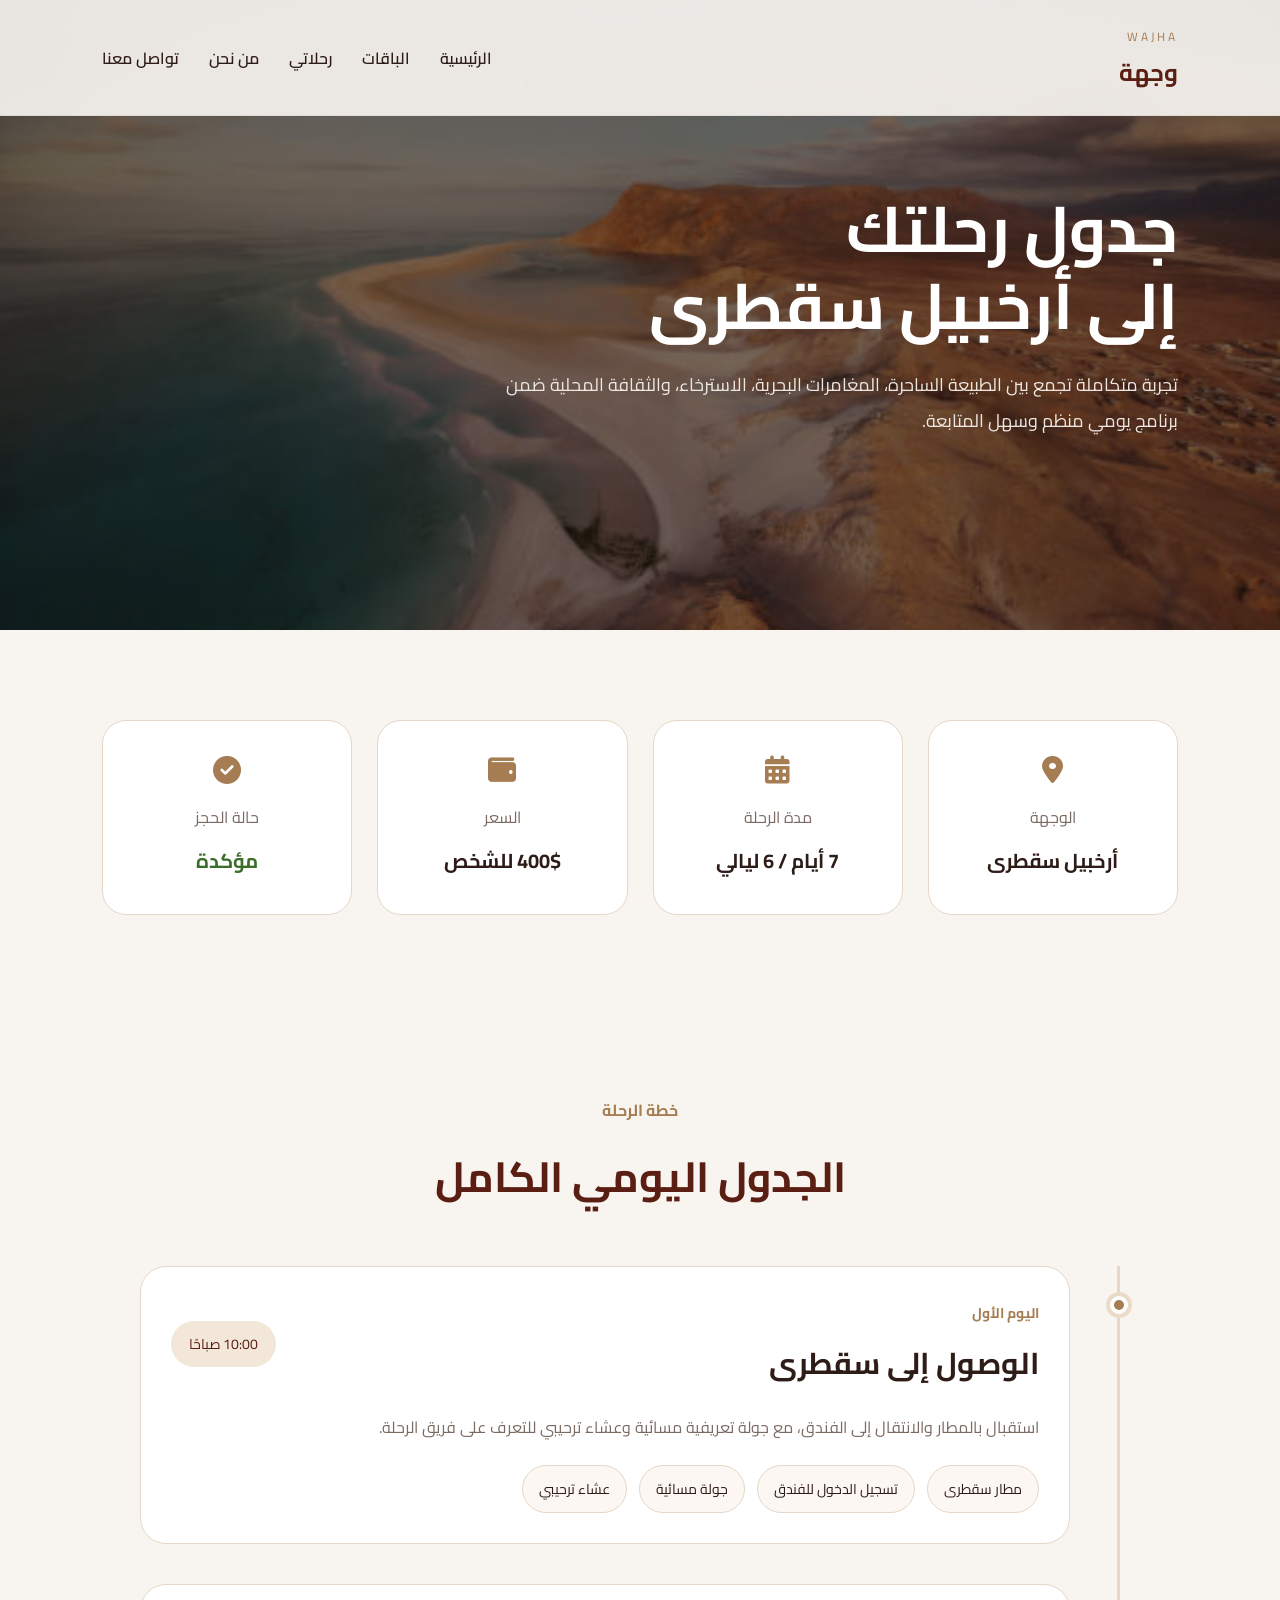
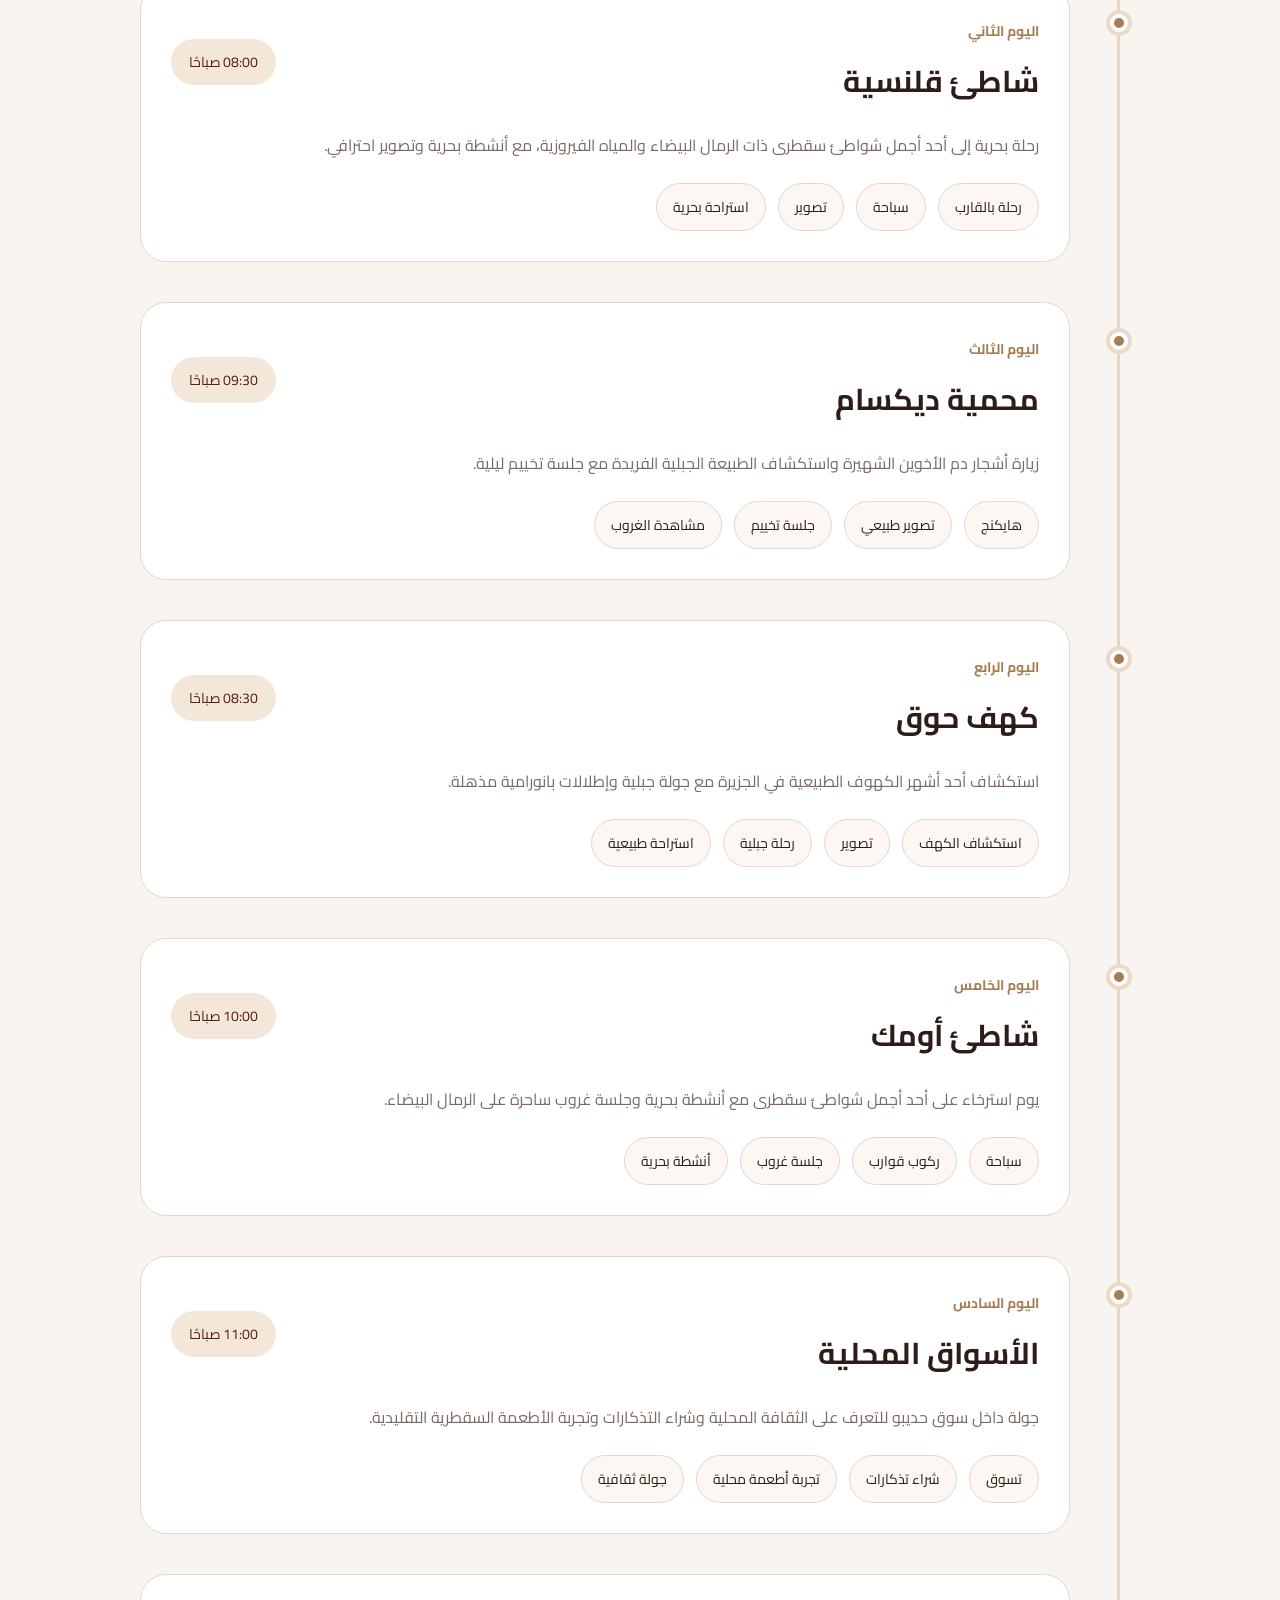
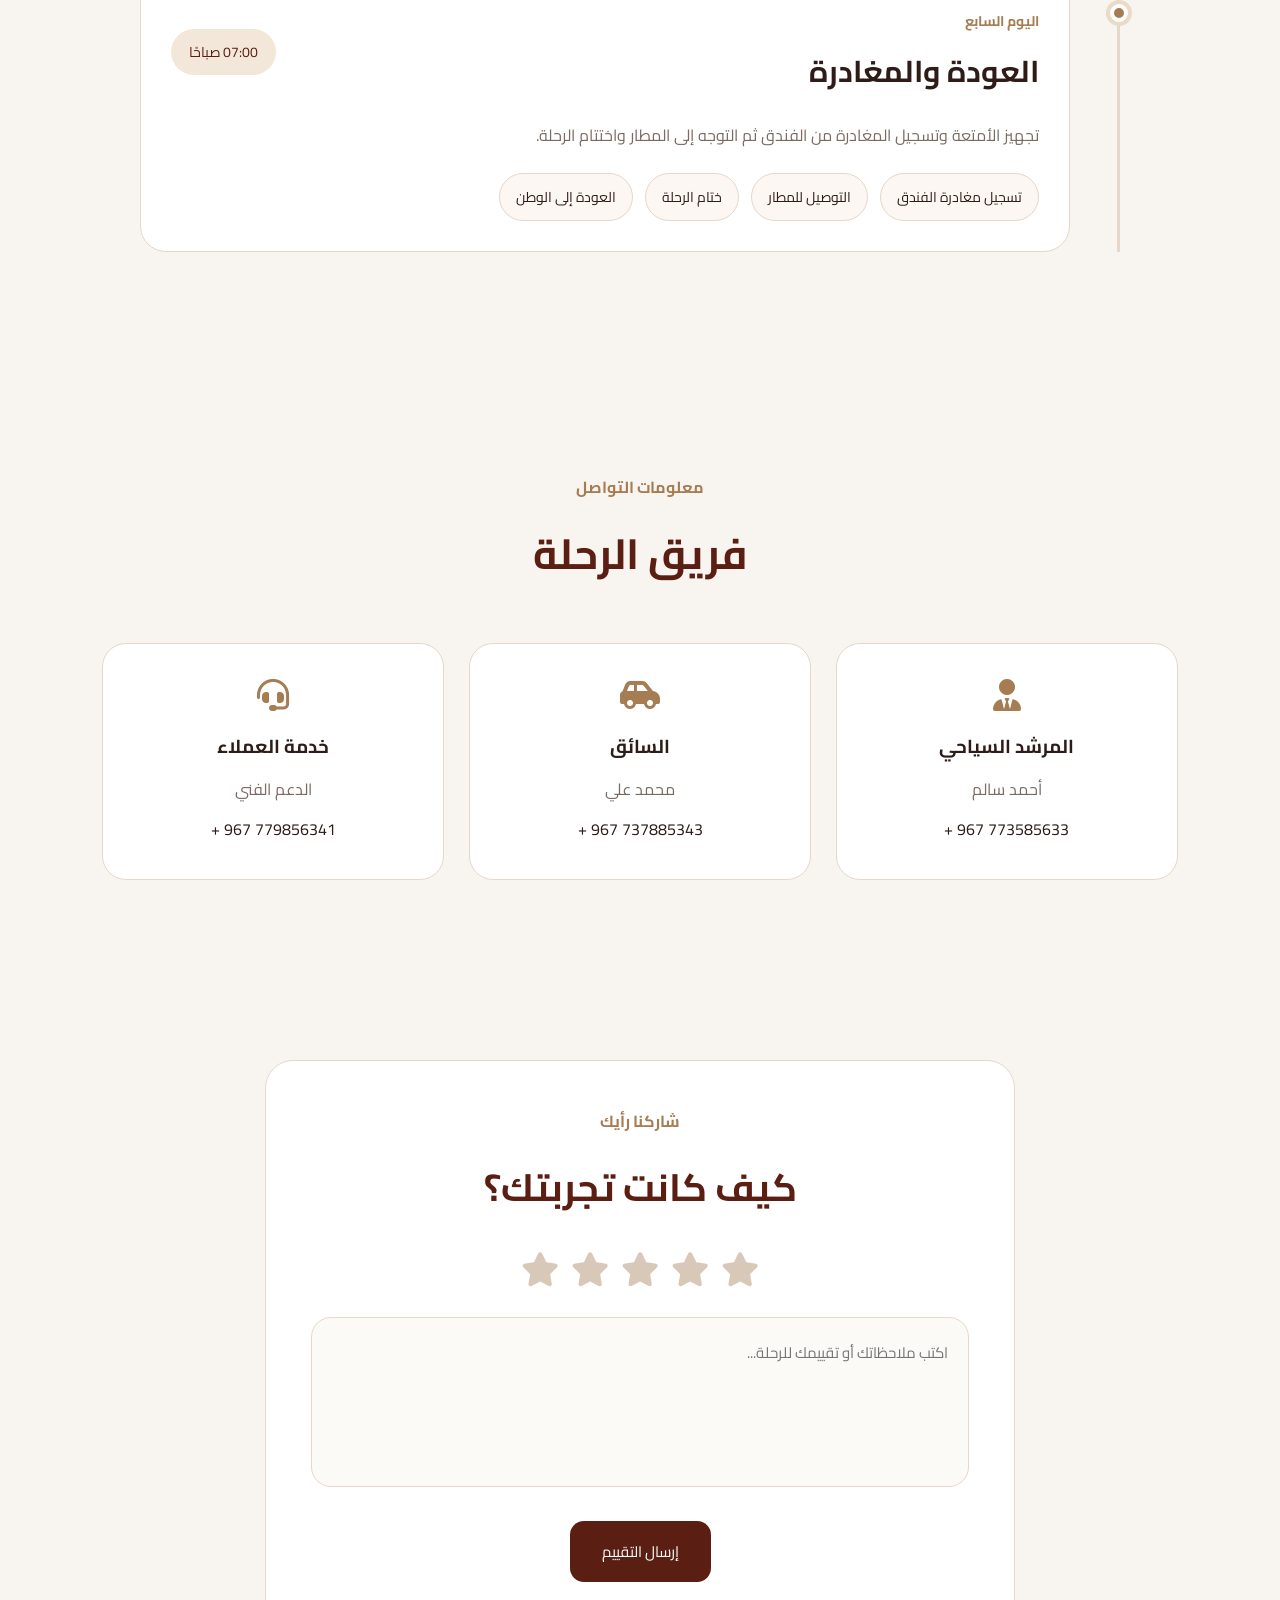
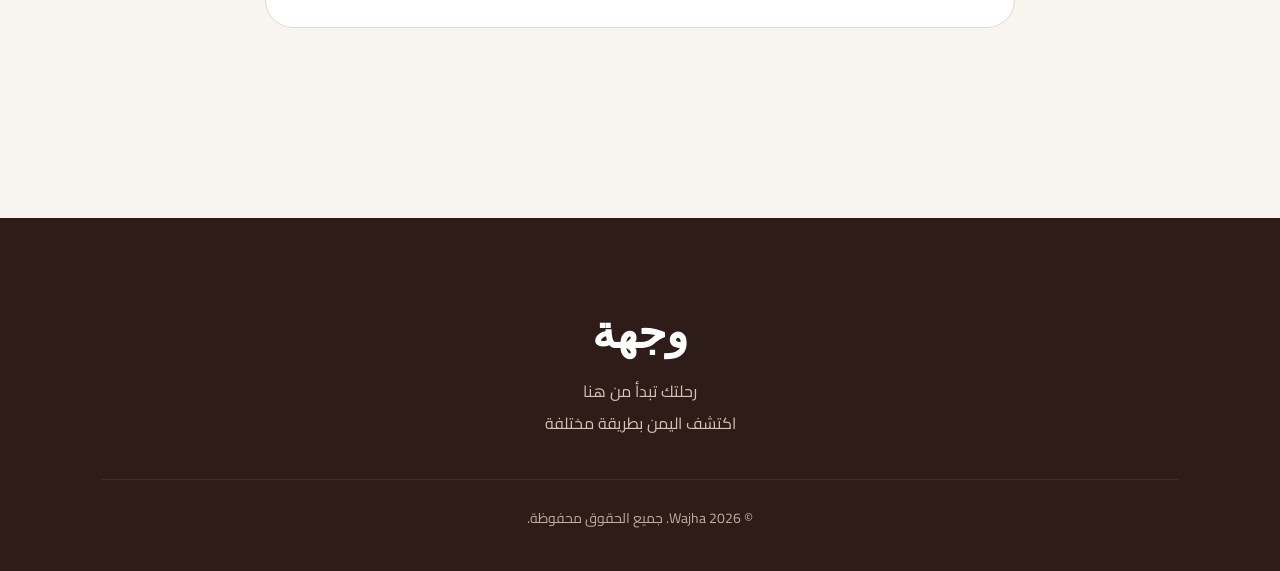
<file: view-trip.html>
<!DOCTYPE html>
<html lang="ar" dir="rtl">

<head>

    <meta charset="UTF-8">
    <meta name="viewport" content="width=device-width, initial-scale=1.0">

    <title>تفاصيل الرحلة | وجهة</title>

    <!-- Fonts -->
    <link href="https://fonts.googleapis.com/css2?family=Cairo:wght@300;400;600;700&family=Playfair+Display:wght@600;700&display=swap"
        rel="stylesheet">

    <!-- Font Awesome -->
    <link rel="stylesheet"
        href="https://cdnjs.cloudflare.com/ajax/libs/font-awesome/6.5.2/css/all.min.css" />

    <!-- CSS -->
    <link rel="stylesheet" href="styles/view-trip.css">

</head>

<body>

    <!-- ================= NAVBAR ================= -->

  <nav class="navbar">

    <div class="logo">
        <span>WAJHA</span>
        <h2>وجهة</h2>
    </div>

    <ul class="nav-links">
       
        <li><a href="home.html">الرئيسية</a></li>
        
       
        <li><a href="home.html#packages">الباقات</a></li>
        
       
        <li><a href="my-trips.html">رحلاتي</a></li>
        
      
        <li><a href="home.html#about">من نحن</a></li>
       
        <li><a href="home.html#footer">تواصل معنا</a></li>
    </ul>

    

</nav>

    <!-- ================= HERO ================= -->

    <section class="hero">

        <div class="hero-overlay"></div>

        <div class="hero-content">

            

            <h1>
                جدول رحلتك
                <br>
                إلى أرخبيل سقطرى
            </h1>

            <p>
                تجربة متكاملة تجمع بين الطبيعة الساحرة،
                المغامرات البحرية، الاسترخاء، والثقافة المحلية
                ضمن برنامج يومي منظم وسهل المتابعة.
            </p>

        </div>

    </section>

    <!-- ================= OVERVIEW ================= -->

    <section class="overview-section">

        <div class="overview-grid">

            <div class="overview-card">

                <i class="fa-solid fa-location-dot"></i>

                <span>
                    الوجهة
                </span>

                <strong>
                    أرخبيل سقطرى
                </strong>

            </div>

            <div class="overview-card">

                <i class="fa-solid fa-calendar-days"></i>

                <span>
                    مدة الرحلة
                </span>

                <strong>
                    7 أيام / 6 ليالي
                </strong>

            </div>

            <div class="overview-card">

                <i class="fa-solid fa-wallet"></i>

                <span>
                    السعر
                </span>

                <strong>
                    400$ للشخص
                </strong>

            </div>

            <div class="overview-card">

                <i class="fa-solid fa-circle-check"></i>

                <span>
                    حالة الحجز
                </span>

                <strong class="confirmed">
                    مؤكدة
                </strong>

            </div>

        </div>

    </section>

    <!-- ================= TIMELINE ================= -->

    <section class="timeline-section">

        <div class="section-header">

            <span class="section-tag">
                خطة الرحلة
            </span>

            <h2>
                الجدول اليومي الكامل
            </h2>

        </div>

        <div class="timeline">

            <!-- DAY 1 -->

            <div class="timeline-item active-day">

                <div class="timeline-dot"></div>

                <div class="timeline-card">

                    <div class="day-header">

                        <div>
                            <span class="day-number">
                                اليوم الأول
                            </span>

                            <h3>
                                الوصول إلى سقطرى
                            </h3>
                        </div>

                        <span class="day-time">
                            10:00 صباحًا
                        </span>

                    </div>

                    <p>
                        استقبال بالمطار والانتقال إلى الفندق،
                        مع جولة تعريفية مسائية وعشاء ترحيبي
                        للتعرف على فريق الرحلة.
                    </p>

                    <div class="activities">

                        <span>مطار سقطرى</span>
                        <span>تسجيل الدخول للفندق</span>
                        <span>جولة مسائية</span>
                        <span>عشاء ترحيبي</span>

                    </div>

                </div>

            </div>

            <!-- DAY 2 -->

            <div class="timeline-item">

                <div class="timeline-dot"></div>

                <div class="timeline-card">

                    <div class="day-header">

                        <div>
                            <span class="day-number">
                                اليوم الثاني
                            </span>

                            <h3>
                                شاطئ قلنسية
                            </h3>
                        </div>

                        <span class="day-time">
                            08:00 صباحًا
                        </span>

                    </div>

                    <p>
                        رحلة بحرية إلى أحد أجمل شواطئ سقطرى
                        ذات الرمال البيضاء والمياه الفيروزية،
                        مع أنشطة بحرية وتصوير احترافي.
                    </p>

                    <div class="activities">

                        <span>رحلة بالقارب</span>
                        <span>سباحة</span>
                        <span>تصوير</span>
                        <span>استراحة بحرية</span>

                    </div>

                </div>

            </div>

            <!-- DAY 3 -->

            <div class="timeline-item">

                <div class="timeline-dot"></div>

                <div class="timeline-card">

                    <div class="day-header">

                        <div>
                            <span class="day-number">
                                اليوم الثالث
                            </span>

                            <h3>
                                محمية ديكسام
                            </h3>
                        </div>

                        <span class="day-time">
                            09:30 صباحًا
                        </span>

                    </div>

                    <p>
                        زيارة أشجار دم الأخوين الشهيرة
                        واستكشاف الطبيعة الجبلية الفريدة
                        مع جلسة تخييم ليلية.
                    </p>

                    <div class="activities">

                        <span>هايكنج</span>
                        <span>تصوير طبيعي</span>
                        <span>جلسة تخييم</span>
                        <span>مشاهدة الغروب</span>

                    </div>

                </div>

            </div>

            <!-- DAY 4 -->

            <div class="timeline-item">

                <div class="timeline-dot"></div>

                <div class="timeline-card">

                    <div class="day-header">

                        <div>
                            <span class="day-number">
                                اليوم الرابع
                            </span>

                            <h3>
                                كهف حوق
                            </h3>
                        </div>

                        <span class="day-time">
                            08:30 صباحًا
                        </span>

                    </div>

                    <p>
                        استكشاف أحد أشهر الكهوف الطبيعية
                        في الجزيرة مع جولة جبلية وإطلالات
                        بانورامية مذهلة.
                    </p>

                    <div class="activities">

                        <span>استكشاف الكهف</span>
                        <span>تصوير</span>
                        <span>رحلة جبلية</span>
                        <span>استراحة طبيعية</span>

                    </div>

                </div>

            </div>

            <!-- DAY 5 -->

            <div class="timeline-item">

                <div class="timeline-dot"></div>

                <div class="timeline-card">

                    <div class="day-header">

                        <div>
                            <span class="day-number">
                                اليوم الخامس
                            </span>

                            <h3>
                                شاطئ أومك
                            </h3>
                        </div>

                        <span class="day-time">
                            10:00 صباحًا
                        </span>

                    </div>

                    <p>
                        يوم استرخاء على أحد أجمل شواطئ سقطرى
                        مع أنشطة بحرية وجلسة غروب ساحرة
                        على الرمال البيضاء.
                    </p>

                    <div class="activities">

                        <span>سباحة</span>
                        <span>ركوب قوارب</span>
                        <span>جلسة غروب</span>
                        <span>أنشطة بحرية</span>

                    </div>

                </div>

            </div>

            <!-- DAY 6 -->

            <div class="timeline-item">

                <div class="timeline-dot"></div>

                <div class="timeline-card">

                    <div class="day-header">

                        <div>
                            <span class="day-number">
                                اليوم السادس
                            </span>

                            <h3>
                                الأسواق المحلية
                            </h3>
                        </div>

                        <span class="day-time">
                            11:00 صباحًا
                        </span>

                    </div>

                    <p>
                        جولة داخل سوق حديبو للتعرف على الثقافة
                        المحلية وشراء التذكارات وتجربة
                        الأطعمة السقطرية التقليدية.
                    </p>

                    <div class="activities">

                        <span>تسوق</span>
                        <span>شراء تذكارات</span>
                        <span>تجربة أطعمة محلية</span>
                        <span>جولة ثقافية</span>

                    </div>

                </div>

            </div>

            <!-- DAY 7 -->

            <div class="timeline-item">

                <div class="timeline-dot"></div>

                <div class="timeline-card">

                    <div class="day-header">

                        <div>
                            <span class="day-number">
                                اليوم السابع
                            </span>

                            <h3>
                                العودة والمغادرة
                            </h3>
                        </div>

                        <span class="day-time">
                            07:00 صباحًا
                        </span>

                    </div>

                    <p>
                        تجهيز الأمتعة وتسجيل المغادرة
                        من الفندق ثم التوجه إلى المطار
                        واختتام الرحلة.
                    </p>

                    <div class="activities">

                        <span>تسجيل مغادرة الفندق</span>
                        <span>التوصيل للمطار</span>
                        <span>ختام الرحلة</span>
                        <span>العودة إلى الوطن</span>

                    </div>

                </div>

            </div>

        </div>

    </section>

    <!-- ================= CONTACT ================= -->

    <section class="contact-section">

        <div class="section-header">

            <span class="section-tag">
                معلومات التواصل
            </span>

            <h2>
                فريق الرحلة
            </h2>

        </div>

        <div class="contact-grid">

            <div class="contact-card">

                <i class="fa-solid fa-user-tie"></i>

                <h3>
                    المرشد السياحي
                </h3>

                <p>
                    أحمد سالم
                </p>

                <span>
                  773585633  967  +
                </span>

            </div>

            <div class="contact-card">

                <i class="fa-solid fa-car-side"></i>

                <h3>
                    السائق
                </h3>

                <p>
                    محمد علي
                </p>

                <span>
                    737885343  967 +
                </span>

            </div>

            <div class="contact-card">

                <i class="fa-solid fa-headset"></i>

                <h3>
                    خدمة العملاء
                </h3>

                <p>
                    الدعم الفني
                </p>

                <span>
                    779856341 967  + 
                </span>

            </div>

        </div>

    </section>

    <!-- ================= RATING ================= -->

    <section class="rating-section">

        <div class="rating-card">

            <span class="section-tag">
                شاركنا رأيك
            </span>

            <h2>
                كيف كانت تجربتك؟
            </h2>

            <div class="stars">

                <i class="fa-solid fa-star star"></i>
                <i class="fa-solid fa-star star"></i>
                <i class="fa-solid fa-star star"></i>
                <i class="fa-solid fa-star star"></i>
                <i class="fa-solid fa-star star"></i>

            </div>

            <textarea id="review-text"
                placeholder="اكتب ملاحظاتك أو تقييمك للرحلة..."></textarea>

            <button class="submit-review"
                onclick="submitReview()">

                إرسال التقييم

            </button>

        </div>

    </section>

    <!-- ================= FOOTER ================= -->

<footer class="footer">

    <div class="footer-content">

        <h2>
            وجهة
        </h2>

        <p>
            رحلتك تبدأ من هنا
            <br>
            اكتشف اليمن بطريقة مختلفة
        </p>

        

        <div class="footer-bottom">

            © 2026 Wajha. جميع الحقوق محفوظة.

        </div>

    </div>


    <!-- JS -->
    <script src="javascript/view-trip.js"></script>

</body>

</html>
</file>
<file: styles/login.css>
* {
    margin: 0;
    padding: 0;
    box-sizing: border-box;
}

:root {

    --primary: #6E2C1E;
    --secondary: #A67C52;
    --background: #F8F5F0;
    --card: rgba(255, 250, 245, 0.88);
    --text: #2E1C18;
    --muted: #7A6A62;
    --border: #E6D7C8;
    --white: #ffffff;
}

body {

    font-family: "Cairo", sans-serif;

    min-height: 100vh;

    background:
        linear-gradient(rgba(20, 12, 10, 0.55),
            rgba(20, 12, 10, 0.55)),
        url("https://images.unsplash.com/photo-1500530855697-b586d89ba3ee?q=80&w=1600&auto=format&fit=crop");

    background-size: cover;
    background-position: center;

    display: flex;
    align-items: center;
    justify-content: center;

    padding: 20px;
}

.login-container {

    width: 100%;
    max-width: 1100px;

    display: grid;
    grid-template-columns: 1fr 1fr;

    background: rgba(255, 248, 240, 0.12);

    backdrop-filter: blur(18px);

    border-radius: 28px;

    overflow: hidden;

    box-shadow:
        0 10px 40px rgba(0, 0, 0, 0.25);
}

/* LEFT SIDE */

.left-side {

    min-height: 700px;

    background:
        linear-gradient(rgba(20, 10, 8, 0.35),
            rgba(20, 10, 8, 0.35)),
        url("https://images.unsplash.com/photo-1472396961693-142e6e269027?q=80&w=1400&auto=format&fit=crop");

    background-size: cover;
    background-position: center;

    display: flex;
    align-items: flex-end;

    padding: 50px;
}

.overlay-content {

    color: white;
}

.brand {

    margin-bottom: 20px;
}

.brand h1 {

    font-family: "Playfair Display", serif;

    font-size: 58px;
}

.brand span {

    color: #E4C59E;
    letter-spacing: 4px;
}

.overlay-content h2 {

    font-size: 36px;

    line-height: 1.5;

    margin-bottom: 18px;
}

.overlay-content p {

    color: #EEE2D5;

    line-height: 2;
}

/* RIGHT SIDE */

.right-side {

    background: var(--card);

    padding: 70px 55px;

    display: flex;
    flex-direction: column;
    justify-content: center;
}

.top-text {

    margin-bottom: 40px;
}

.top-text h2 {

    color: var(--text);

    font-size: 34px;

    margin-bottom: 12px;
}

.top-text p {

    color: var(--muted);

    line-height: 1.9;
}

/* FORM */

.form-group {

    margin-bottom: 22px;
}

.form-group label {

    display: block;

    margin-bottom: 10px;

    color: var(--text);

    font-weight: 600;
}

.input-box {

    position: relative;
}

.input-box input {

    width: 100%;

    padding: 16px 18px 16px 50px;

    border-radius: 14px;

    border: 1px solid var(--border);

    background: rgba(255, 255, 255, 0.75);

    outline: none;

    font-size: 15px;
}

.input-box input:focus {

    border-color: var(--secondary);

    box-shadow:
        0 0 0 4px rgba(166, 124, 82, 0.12);
}

.input-box i {

    position: absolute;

    left: 18px;
    top: 50%;

    transform: translateY(-50%);

    color: var(--secondary);
}

.options {

    display: flex;

    justify-content: space-between;

    align-items: center;

    margin-top: 10px;

    margin-bottom: 30px;

    font-size: 14px;
}

.options a {

    text-decoration: none;

    color: var(--primary);

    font-weight: 600;
}

/* BUTTON */

.login-btn {

    width: 100%;

    padding: 16px;

    border: none;

    border-radius: 14px;

    background: var(--primary);

    color: white;

    font-size: 16px;

    font-weight: bold;

    cursor: pointer;
}

.login-btn:hover {

    background: #572015;
}

/* DIVIDER */

.divider {

    display: flex;

    align-items: center;

    gap: 15px;

    margin: 35px 0;
}

.divider span {

    color: var(--muted);

    font-size: 14px;
}

.divider::before,
.divider::after {

    content: "";

    flex: 1;

    height: 1px;

    background: var(--border);
}

/* SOCIAL */

.social-buttons {

    display: flex;

    gap: 15px;
}

.social-btn {

    flex: 1;

    padding: 14px;

    border-radius: 12px;

    border: 1px solid var(--border);

    background: white;

    cursor: pointer;

    color: var(--text);

    font-weight: 600;
}

.social-btn:hover {

    background: #f7eee8;
}

/* REGISTER */

.register {

    margin-top: 35px;

    text-align: center;

    color: var(--muted);
}

.register a {

    color: var(--primary);

    text-decoration: none;

    font-weight: bold;
}

/* RESPONSIVE */

@media (max-width: 900px) {

    .login-container {

        grid-template-columns: 1fr;
    }

    .left-side {

        min-height: 350px;
    }
}

@media (max-width: 600px) {

    .right-side {

        padding: 45px 25px;
    }

    .overlay-content h2 {

        font-size: 28px;
    }

    .brand h1 {

        font-size: 42px;
    }

    .social-buttons {

        flex-direction: column;
    }
}
</file>
<file: styles/contact.css>
* {

    margin: 0;

    padding: 0;

    box-sizing: border-box;
}

body {

    font-family: "Cairo", sans-serif;

    background: #F8F5F0;

    min-height: 100vh;

    display: flex;

    justify-content: center;

    align-items: center;

    padding: 30px;
}

/* ================= CONTACT PAGE ================= */

.contact-page {

    width: 100%;

    display: flex;

    justify-content: center;

    align-items: center;
}

.contact-card {

    width: 100%;

    max-width: 650px;

    background: white;

    padding: 60px;

    border-radius: 28px;

    box-shadow: 0 15px 40px rgba(0,0,0,0.08);

    text-align: center;
}

.contact-tag {

    background: #EFE5DA;

    color: #A67C52;

    padding: 10px 18px;

    border-radius: 50px;

    font-size: 14px;

    display: inline-block;

    margin-bottom: 20px;
}

.contact-card h1 {

    font-size: 42px;

    color: #6E2C1E;

    margin-bottom: 20px;
}

.contact-card p {

    color: #7A6A62;

    line-height: 2;

    margin-bottom: 40px;
}

/* ================= CONTACT ITEM ================= */

.contact-item {

    display: flex;

    align-items: center;

    gap: 20px;

    background: #F8F5F0;

    padding: 22px;

    border-radius: 18px;

    margin-bottom: 20px;

    text-align: right;
}

.contact-item i {

    width: 60px;

    height: 60px;

    background: #6E2C1E;

    color: white;

    border-radius: 50%;

    display: flex;

    justify-content: center;

    align-items: center;

    font-size: 22px;
}

.contact-item h3 {

    color: #2E1C18;

    margin-bottom: 5px;
}

.contact-item span {

    color: #7A6A62;
}

/* ================= BUTTON ================= */

.back-btn {

    margin-top: 30px;

    width: 100%;

    padding: 16px;

    border: none;

    border-radius: 14px;

    background: #6E2C1E;

    color: white;

    font-size: 16px;

    cursor: pointer;

    transition: 0.3s;

    font-family: "Cairo", sans-serif;
}

.back-btn:hover {

    background: #522015;
}

/* ================= RESPONSIVE ================= */

@media (max-width: 768px) {

    .contact-card {

        padding: 35px;
    }

    .contact-card h1 {

        font-size: 32px;
    }

    .contact-item {

        flex-direction: column;

        text-align: center;
    }
}
</file>
<file: styles/form.css>
*{
    margin:0;
    padding:0;
    box-sizing:border-box;
}

:root{

    --primary:#5A1E12;
    --secondary:#A67C52;
    --accent:#EADBC8;
    --background:#F8F5F0;
    --dark:#2E1C18;
    --olive:#6B6A3F;

    --card:#FFFDF9;
    --border:#E6D7C8;
    --muted:#7A6A62;
    --white:#ffffff;
}

body{

    font-family:"Cairo",sans-serif;
    background:var(--background);
    color:var(--dark);
}

/* ================= NAVBAR ================= */

.navbar{

    width:100%;

    padding:20px 8%;

    display:flex;

    justify-content:space-between;

    align-items:center;

    position:fixed;

    top:0;

    z-index:1000;

    background:rgba(248,245,240,0.92);

    backdrop-filter:blur(10px);

    border-bottom:1px solid rgba(0,0,0,0.05);
}

.logo span{

    color:var(--secondary);

    letter-spacing:3px;

    font-size:12px;
}

.logo h2{

    font-size:28px;

    color:var(--primary);
}

.nav-links{

    display:flex;

    gap:30px;

    list-style:none;
}

.nav-links a{

    text-decoration:none;

    color:var(--dark);

    font-weight:600;

    transition:0.3s;
}

.nav-links a:hover{

    color:var(--primary);
}





/* ================= PAGE ================= */

.page-wrapper{

    display:grid;

    grid-template-columns:420px 1fr;

    gap:40px;

    padding:140px 8% 60px;

    align-items:start;
}

/* ================= SIDEBAR IMAGE ================= */

.sidebar-image{

    background:
    linear-gradient(rgba(20,10,8,0.45),
    rgba(20,10,8,0.45)),
    url("scotraphoto.jpg");

    background-size:cover;

    background-position:center;

    border-radius:28px;

    overflow:hidden;

    position:sticky;

    top:120px;

    min-height:760px;

    border:1px solid var(--border);
}

.overlay{

    height:100%;

    display:flex;

    flex-direction:column;

    justify-content:flex-end;

    padding:40px;

    color:white;
}

.overlay h2{

    font-size:42px;

    line-height:1.4;

    margin-bottom:18px;

    font-family:"Playfair Display",serif;
}

.overlay p{

    line-height:2;

    color:#EEE4D8;
}

/* ================= FORM CONTAINER ================= */

.form-container{

    background:var(--card);

    border-radius:28px;

    padding:45px;

    border:1px solid var(--border);
}

.main-title{

    color:var(--primary);

    font-size:42px;

    margin-bottom:40px;

    font-family:"Playfair Display",serif;
}

/* ================= SECTION ================= */

.section{

    background:white;

    border:1px solid var(--border);

    border-radius:24px;

    padding:32px;

    margin-bottom:28px;

    transition:0.3s;
}

.section:hover{

    transform:translateY(-4px);
}

.section-head{

    color:var(--primary);

    margin-bottom:28px;

    font-size:22px;
}

/* ================= INPUTS ================= */

.input-grid{

    display:grid;

    grid-template-columns:1fr 1fr;

    gap:20px;

    margin-bottom:20px;
}

.field{

    display:flex;

    flex-direction:column;

    gap:12px;
}

label{

    font-weight:600;

    color:var(--dark);
}

input,
select{

    width:100%;

    padding:16px;

    border-radius:14px;

    border:1px solid var(--border);

    background:#FFFEFC;

    font-family:"Cairo",sans-serif;

    font-size:15px;

    transition:0.3s;
}

input:focus,
select:focus{

    outline:none;

    border-color:var(--secondary);
}

/* ================= FILE INPUT ================= */

.custom-file-upload{

    width:100%;
}

.custom-file-upload input[type="file"]{

    display:none;
}

.upload-label{

    width:100%;

    display:flex;

    align-items:center;

    justify-content:space-between;

    padding:18px 20px;

    border:1px solid var(--border);

    border-radius:16px;

    background:#FFFEFC;

    cursor:pointer;

    transition:0.3s;
}

.upload-label:hover{

    border-color:var(--secondary);
}

.upload-label span{

    color:var(--dark);

    font-weight:600;
}

.upload-label::after{

    content:"اختيار ملف";

    background:var(--primary);

    color:white;

    padding:10px 16px;

    border-radius:10px;

    font-size:14px;
}

/* ================= EXTRA FIELDS ================= */

.hidden-fields{

    background:#FCF7F1;

    border:1px solid var(--border);

    padding:24px;

    border-radius:20px;

    margin-top:22px;
}

/* ================= PRICE ================= */

.price-display{

    background:var(--primary);

    color:white;

    padding:24px;

    border-radius:20px;

    margin-top:25px;

    display:flex;

    justify-content:center;

    gap:10px;

    font-size:22px;

    font-weight:bold;
}

/* ================= NOTE ================= */

.note-box{

    background:#F4EEE7;

    padding:20px;

    border-radius:18px;

    margin-top:20px;

    color:var(--dark);

    line-height:2;
}

/* ================= BANK INFO ================= */

.bank-info{

    background:#FFFEFC;

    border:1px solid var(--border);

    border-radius:20px;

    padding:24px;

    margin-bottom:20px;
}

.bank-header{

    display:flex;

    align-items:center;

    gap:16px;

    margin-bottom:20px;
}

.bank-logo{

    width:70px;

    height:70px;

    object-fit:cover;

    border-radius:18px;

    border:1px solid var(--border);
}

.bank-info ul{

    list-style:none;

    display:flex;

    flex-direction:column;

    gap:14px;

    color:var(--muted);
}

/* ================= BUTTON ================= */

.confirm-btn{

    width:100%;

    background:var(--primary);

    color:white;

    border:none;

    padding:18px;

    border-radius:16px;

    font-size:17px;

    font-family:"Cairo",sans-serif;

    cursor:pointer;

    transition:0.3s;
}

.confirm-btn:hover{

    background:#6f2b1d;

    transform:translateY(-3px);
}

/* ================= FINAL ================= */

.final-msg{

    text-align:center;

    margin-top:24px;

    color:var(--primary);

    font-weight:600;
}

.help-box{

    margin-top:18px;

    background:#FCF7F1;

    border:1px solid var(--border);

    padding:20px;

    border-radius:18px;

    text-align:center;
}

/* ================= RESPONSIVE ================= */

@media(max-width:992px){

    .page-wrapper{

        grid-template-columns:1fr;
    }

    .sidebar-image{

        min-height:400px;

        position:relative;

        top:0;
    }
}

@media(max-width:768px){

    .navbar{

        flex-direction:column;

        gap:20px;
    }

    .nav-links{

        flex-wrap:wrap;

        justify-content:center;
    }

    .input-grid{

        grid-template-columns:1fr;
    }

    .main-title{

        font-size:34px;
    }

    .overlay h2{

        font-size:34px;
    }
}

/* ================= FOOTER ================= */

.footer {

    width: 100%;

    background: #2E1C18;

    color: white;

    margin-top: 100px;

    padding: 80px 8% 40px;
}

.footer-content {

    max-width: 1200px;

    margin: auto;

    text-align: center;
}

.footer h2 {

    font-size: 46px;

    margin-bottom: 15px;

    font-family: "Playfair Display", serif;
}

.footer p {

    color: #D6C4B8;

    line-height: 2;

    margin-bottom: 35px;
}



/* ================= COPYRIGHT ================= */

.footer-bottom {

    border-top: 1px solid rgba(255,255,255,0.08);

    padding-top: 25px;

    color: #BFAE9F;

    font-size: 14px;
}
</file>
<file: styles/home.css>
* {
    margin: 0;
    padding: 0;
    box-sizing: border-box;
}

:root {

    --primary: #6E2C1E;
    --secondary: #A67C52;
    --background: #F8F5F0;
    --card: #FFFDF9;
    --text: #2E1C18;
    --muted: #7A6A62;
    --border: #E6D7C8;
    --white: #ffffff;
}

body {

    font-family: "Cairo", sans-serif;

    background: var(--background);

    color: var(--text);
}

/* ================= NAVBAR ================= */

.navbar {

    width: 100%;

    padding: 20px 8%;

    display: flex;

    justify-content: space-between;

    align-items: center;

    position: fixed;

    top: 0;

    z-index: 1000;

    background: rgba(248, 245, 240, 0.92);

    backdrop-filter: blur(10px);

    border-bottom: 1px solid rgba(0, 0, 0, 0.05);
}

.logo span {

    color: var(--secondary);

    letter-spacing: 3px;

    font-size: 12px;
}

.logo h2 {

    font-size: 28px;

    color: var(--primary);
}

.nav-links {

    display: flex;

    gap: 30px;

    list-style: none;
}

.nav-links a {

    text-decoration: none;

    color: var(--text);

    font-weight: 600;

    transition: 0.3s;
}

.nav-links a:hover {

    color: var(--primary);
}

.login-btn {

    background: var(--primary);

    color: white;

    border: none;

    padding: 12px 24px;

    border-radius: 12px;

    cursor: pointer;
}

/* ================= HERO ================= */

.hero {

    height: 100vh;

    background:
        url("Shibam.jpg");

    background-size: cover;

    background-position: center;

    position: relative;

    display: flex;

    align-items: center;

    padding: 0 8%;
}

.hero-overlay {

    position: absolute;

    inset: 0;

    background: rgba(25, 12, 8, 0.55);
}

.hero-content {

    position: relative;

    z-index: 2;

    color: white;

    max-width: 650px;
}

.hero-tag {

    display: inline-block;

    background: rgba(255, 255, 255, 0.15);

    padding: 10px 18px;

    border-radius: 50px;

    margin-bottom: 20px;

    backdrop-filter: blur(10px);
}

.hero-content h1 {

    font-size: 72px;

    line-height: 1.2;

    margin-bottom: 25px;

    font-family: "Playfair Display", serif;
}

.hero-content p {

    font-size: 18px;

    line-height: 2;

    margin-bottom: 35px;

    color: #F1E8DF;
}

.hero-buttons {

    display: flex;

    gap: 20px;
}

.primary-btn {

    background: var(--primary);

    color: white;

    border: none;

    padding: 16px 32px;

    border-radius: 14px;

    cursor: pointer;

    font-size: 15px;
}

.secondary-btn {

    background: transparent;

    border: 1px solid rgba(255, 255, 255, 0.4);

    color: white;

    padding: 16px 32px;

    border-radius: 14px;

    cursor: pointer;
}

/* ================= GENERAL ================= */

section {

    padding: 100px 8%;
}

.section-header {

    text-align: center;

    margin-bottom: 60px;
}

.section-tag {

    color: var(--secondary);

    font-weight: bold;

    margin-bottom: 15px;

    display: inline-block;
}

.section-header h2 {

    font-size: 42px;

    color: var(--primary);
}

/* ================= ABOUT ================= */

.about {

    display: grid;

    grid-template-columns: 1fr 1fr;

    gap: 60px;

    align-items: center;
}

.about-image img {

    width: 100%;

    border-radius: 24px;
}

.about-content h2 {

    font-size: 46px;

    margin-bottom: 25px;

    line-height: 1.4;
}

.about-content p {

    line-height: 2;

    color: var(--muted);

    margin-bottom: 35px;
}

.features {

    display: flex;

    flex-wrap: wrap;

    gap: 20px;
}

.feature {

    background: white;

    border: 1px solid var(--border);

    padding: 16px 22px;

    border-radius: 14px;

    display: flex;

    align-items: center;

    gap: 12px;
}

.feature i {

    color: var(--secondary);
}

/* ================= SERVICES ================= */

.services-grid {

    display: grid;

    grid-template-columns: repeat(auto-fit, minmax(260px, 1fr));

    gap: 30px;
}

.service-card {

    background: white;

    padding: 40px 30px;

    border-radius: 24px;

    border: 1px solid var(--border);

    transition: 0.3s;
}

.service-card:hover {

    transform: translateY(-8px);
}

.service-card i {

    font-size: 42px;

    color: var(--primary);

    margin-bottom: 20px;
}

.service-card h3 {

    margin-bottom: 15px;
}

.service-card p {

    color: var(--muted);

    line-height: 1.9;
}

/* ================= PACKAGES ================= */

.packages {

    padding: 100px 8%;
}

.packages-grid {

    display: grid;

    grid-template-columns: repeat(3, 1fr);

    gap: 30px;

    margin-top: 50px;
}

.package-card {

    background: white;

    border-radius: 24px;

    overflow: hidden;

    border: 1px solid var(--border);

    transition: 0.4s;

    box-shadow: 0 10px 30px rgba(0,0,0,0.05);
}

.package-card:hover {

    transform: translateY(-10px);
}

.package-card img {

    width: 100%;

    height: 260px;

    object-fit: cover;

    transition: 0.4s;
}

.package-card:hover img {

    transform: scale(1.05);
}

.package-info {

    padding: 28px;
}

.package-info h3 {

    margin-bottom: 15px;

    color: var(--primary);

    font-size: 24px;
}

.package-info p {

    color: var(--muted);

    line-height: 1.9;

    margin-bottom: 25px;
}

.package-info button {

    width: 100%;

    background: var(--primary);

    color: white;

    border: none;

    padding: 14px;

    border-radius: 12px;

    cursor: pointer;

    transition: 0.3s;

    font-family: "Cairo", sans-serif;
}

.package-info button:hover {

    background: #522015;
}

/* ================= FOOTER ================= */

.footer {

    width: 100%;

    background: #2E1C18;

    color: white;

    margin-top: 100px;

    padding: 80px 8% 40px;
}

.footer-content {

    max-width: 1200px;

    margin: auto;

    text-align: center;
}

.footer h2 {

    font-size: 46px;

    margin-bottom: 15px;

    font-family: "Playfair Display", serif;
}

.footer p {

    color: #D6C4B8;

    line-height: 2;

    margin-bottom: 35px;
}

/* ================= COPYRIGHT ================= */

.footer-bottom {

    border-top: 1px solid rgba(255,255,255,0.08);

    padding-top: 25px;

    color: #BFAE9F;

    font-size: 14px;
}

/* ================= RESPONSIVE ================= */

@media (max-width: 992px) {

    .packages-grid {

        grid-template-columns: repeat(2, 1fr);
    }
}

@media (max-width: 768px) {

    .packages-grid {

        grid-template-columns: 1fr;
    }

    .footer h2 {

        font-size: 36px;
    }
}
/* ================= RESPONSIVE ================= */

@media (max-width: 992px) {

    .about {

        grid-template-columns: 1fr;
    }

    .hero-content h1 {

        font-size: 52px;
    }
}

@media (max-width: 768px) {

    .navbar {

        flex-direction: column;

        gap: 20px;
    }

    .nav-links {

        flex-wrap: wrap;

        justify-content: center;
    }

    .hero {

        text-align: center;

        justify-content: center;
    }

    .hero-buttons {

        justify-content: center;
    }

    .hero-content h1 {

        font-size: 42px;
    }

    .section-header h2 {

        font-size: 34px;
    }
}
</file>
<file: styles/my-trips.css>
*{
    margin:0;
    padding:0;
    box-sizing:border-box;
}

:root{

    --primary:#5A1E12;
    --secondary:#A67C52;
    --accent:#EADBC8;
    --background:#F8F5F0;
    --dark:#2E1C18;
    --border:#E6D7C8;
    --muted:#7A6A62;
    --card:#FFFDF9;
}

body{

    font-family:"Cairo",sans-serif;
    background:var(--background);
    color:var(--dark);
    line-height:1.7;
}

/* ================= NAVBAR ================= */

.navbar{

    width:100%;
    padding:20px 8%;

    display:flex;
    justify-content:space-between;
    align-items:center;

    position:fixed;
    top:0;
    z-index:1000;

    background:rgba(248,245,240,0.92);

    backdrop-filter:blur(10px);

    border-bottom:1px solid rgba(0,0,0,0.05);
}

.logo span{

    color:var(--secondary);
    letter-spacing:3px;
    font-size:12px;
}

.logo h2{

    color:var(--primary);
}

.nav-links{

    display:flex;
    gap:30px;
    list-style:none;
}

.nav-links a{

    text-decoration:none;
    color:var(--dark);
    font-weight:600;
    transition:0.3s;
}

.nav-links a:hover,
.nav-links a.active{

    color:var(--primary);
}



/* ================= HERO ================= */

.hero{

    padding:130px 8% 35px;
}

.hero-tag{

    color:var(--secondary);
    font-weight:700;
    font-size:14px;
}

.hero h1{

    font-size:52px;
    color:var(--primary);

    margin:10px 0;

    font-family:"Playfair Display",serif;
}

.hero p{

    max-width:550px;
    color:var(--muted);
}

/* ================= SECTION ================= */

.trips-section{

    padding:15px 8% 55px;
}

.section-header{

    margin-bottom:28px;
}

.section-tag{

    color:var(--secondary);
    font-weight:700;
    font-size:14px;
}

.section-header h2{

    color:var(--primary);
    font-size:34px;
    margin-top:8px;
}

/* ================= CURRENT CARD ================= */

.trip-card{

    background:white;

    border:1px solid var(--border);

    border-radius:28px;

    overflow:hidden;

    display:grid;

    grid-template-columns:320px 1fr;

    transition:0.3s;
}

.trip-card:hover{

    transform:translateY(-2px);
}

.trip-image img{

    width:100%;
    height:100%;
    object-fit:cover;
}

.trip-content{

    padding:42px;
}

/* TOP */

.trip-top{

    display:flex;

    justify-content:space-between;

    align-items:center;

    margin-bottom:35px;
}

.trip-category{

    background:#F3E8DC;

    color:var(--primary);

    padding:8px 14px;

    border-radius:30px;

    font-size:13px;

    font-weight:600;
}

.trip-top h3{

    font-size:32px;

    color:var(--primary);

    margin-top:12px;
}

.status{

    padding:10px 18px;

    border-radius:30px;

    font-size:13px;

    font-weight:700;
}

.active-status{

    background:#DCEED8;

    color:#3B6E2A;
}

/* DETAILS */

.trip-details{

    display:grid;

    grid-template-columns:
    repeat(2,minmax(180px,1fr));

    gap:22px;

    margin-bottom:38px;
}

.detail-item{

    padding-bottom:14px;

    border-bottom:1px solid var(--border);
}

.detail-item span{

    display:block;

    color:var(--muted);

    font-size:14px;

    margin-bottom:8px;
}

.detail-item strong{

    color:var(--dark);

    font-size:17px;

    font-weight:600;
}

/* BUTTONS */

.trip-actions{

    display:flex;

    gap:14px;

    flex-wrap:wrap;
}

.trip-actions a{

    text-decoration:none;
}

.trip-actions button{

    border:none;

    height:48px;

    padding:0 22px;

    border-radius:12px;

    display:flex;

    align-items:center;

    justify-content:center;

    gap:10px;

    font-family:"Cairo",sans-serif;

    font-size:14px;

    font-weight:600;

    cursor:pointer;

    transition:0.3s;
}

.trip-actions button:hover{

    transform:translateY(-2px);
}

/* BUTTON COLORS */

.edit-btn{

    background:#EFE5DA;

    color:var(--dark);
}

.delete-btn{

    background:#F9DDDD;

    color:#A12828;
}

.view-btn{

    background:var(--primary);

    color:white;
}

/* ================= PREVIOUS TRIPS ================= */

.previous-grid{

    display:grid;

    grid-template-columns:
    repeat(auto-fit,minmax(320px,1fr));

    gap:28px;
}

.previous-card{

    background:white;

    border:1px solid var(--border);

    border-radius:24px;

    overflow:hidden;

    transition:0.3s;
}

.previous-card:hover{

    transform:translateY(-3px);
}

.previous-card img{

    width:100%;
    height:240px;

    object-fit:cover;
}

.previous-content{

    padding:24px;
}

.completed{

    background:#DCEED8;

    color:#3B6E2A;

    padding:8px 14px;

    border-radius:30px;

    font-size:12px;

    font-weight:700;
}

.previous-content h3{

    color:var(--primary);

    font-size:28px;

    margin:18px 0 12px;
}

.previous-content p{

    color:var(--muted);

    margin-bottom:20px;
}

.previous-date{

    display:flex;

    align-items:center;

    gap:10px;

    color:var(--secondary);

    font-size:14px;
}

/* ================= RESPONSIVE ================= */

@media(max-width:992px){

    .trip-card{

        grid-template-columns:1fr;
    }

    .trip-details{

        grid-template-columns:1fr;
    }

    .hero h1{

        font-size:42px;
    }
}

@media(max-width:768px){

    .navbar{

        flex-direction:column;

        gap:20px;
    }

    .nav-links{

        flex-wrap:wrap;

        justify-content:center;
    }

    .trip-content{

        padding:28px;
    }

    .trip-top{

        flex-direction:column;

        align-items:flex-start;

        gap:18px;
    }

    .trip-actions{

        flex-direction:column;
    }

    .trip-actions button{

        width:100%;
    }
}

/* ================= FOOTER ================= */

.footer {

    width: 100%;

    background: #2E1C18;

    color: white;

    margin-top: 100px;

    padding: 80px 8% 40px;
}

.footer-content {

    max-width: 1200px;

    margin: auto;

    text-align: center;
}

.footer h2 {

    font-size: 46px;

    margin-bottom: 15px;

    font-family: "Playfair Display", serif;
}

.footer p {

    color: #D6C4B8;

    line-height: 2;

    margin-bottom: 35px;
}



/* ================= COPYRIGHT ================= */

.footer-bottom {

    border-top: 1px solid rgba(255,255,255,0.08);

    padding-top: 25px;

    color: #BFAE9F;

    font-size: 14px;
}
</file>
<file: styles/package-details.css>
* {
    margin: 0;
    padding: 0;
    box-sizing: border-box;
}

:root {

    --primary: #6E2C1E;
    --secondary: #A67C52;
    --background: #F8F5F0;
    --card: #FFFDF9;
    --text: #2E1C18;
    --muted: #7A6A62;
    --border: #E6D7C8;
}

body {

    font-family: "Cairo", sans-serif;

    background: var(--background);

    color: var(--text);
}

/* ================= NAVBAR ================= */

.navbar {

    position: fixed;

    width: 100%;

    top: 0;

    z-index: 1000;

    display: flex;

    justify-content: space-between;

    align-items: center;

    padding: 20px 8%;

    background: rgba(248, 245, 240, 0.92);

    backdrop-filter: blur(10px);
}

.logo span {

    color: var(--secondary);

    font-size: 12px;

    letter-spacing: 3px;
}

.logo h2 {

    color: var(--primary);
}

.nav-links {

    display: flex;

    gap: 30px;

    list-style: none;
}

.nav-links a {

    text-decoration: none;

    color: var(--text);

    font-weight: 600;
}

/* ================= HERO ================= */

.hero {

    height: 90vh;

    background:url("soctrayem\ \(2\).jpg");

    background-size: cover;

    background-position: center;

    position: relative;

    display: flex;

    align-items: center;

    justify-content: center;

    text-align: center;
}

.overlay {

    position: absolute;

    inset: 0;

    background: rgba(20, 10, 8, 0.55);
}

.hero-content {

    position: relative;

    z-index: 2;

    color: white;

    max-width: 700px;
}

.tag {

    background: rgba(255, 255, 255, 0.15);

    padding: 10px 20px;

    border-radius: 50px;

    backdrop-filter: blur(10px);
}

.hero-content h1 {

    font-size: 80px;

    margin: 25px 0;

    font-family: "Playfair Display", serif;
}

.hero-content p {

    line-height: 2;

    font-size: 18px;
}

/* ================= GENERAL ================= */

section {

    padding: 100px 8%;
}

.section-header {

    text-align: center;

    margin-bottom: 60px;
}

.section-tag {

    color: var(--secondary);

    font-weight: bold;
}

.section-header h2 {

    margin-top: 15px;

    font-size: 42px;

    color: var(--primary);
}

/* ================= INFO ================= */

.package-info {

    display: grid;

    grid-template-columns: repeat(auto-fit, minmax(220px, 1fr));

    gap: 25px;

    margin-top: -70px;

    position: relative;

    z-index: 10;
}

.info-card {

    background: white;

    padding: 30px;

    border-radius: 22px;

    border: 1px solid var(--border);

    display: flex;

    gap: 18px;

    align-items: center;
}

.info-card i {

    width: 60px;

    height: 60px;

    border-radius: 50%;

    background: #F2E6DB;

    color: var(--primary);

    display: flex;

    align-items: center;

    justify-content: center;

    font-size: 22px;
}

/* ================= ABOUT ================= */

.about-trip p {

    max-width: 900px;

    margin: auto;

    text-align: center;

    line-height: 2;

    color: var(--muted);
}

/* ================= TIMELINE ================= */

.timeline-section {

    background: #F2ECE5;
}

.timeline-card {

    background: white;

    border-radius: 24px;

    padding: 35px;

    margin-bottom: 30px;

    border: 1px solid var(--border);

    display: flex;

    gap: 30px;
}

.day {

    min-width: 140px;

    height: 140px;

    border-radius: 20px;

    background: var(--primary);

    color: white;

    display: flex;

    align-items: center;

    justify-content: center;

    font-size: 24px;

    font-weight: bold;

    text-align: center;
}

.timeline-content h3 {

    font-size: 30px;

    margin-bottom: 15px;
}

.timeline-content p {

    color: var(--muted);

    line-height: 2;

    margin-bottom: 25px;
}

.details {

    display: flex;

    gap: 25px;

    flex-wrap: wrap;

    margin-bottom: 25px;
}

.details span {

    background: #F8F5F0;

    padding: 12px 18px;

    border-radius: 12px;
}

.activities {

    display: flex;

    flex-wrap: wrap;

    gap: 15px;
}

.activities span {

    background: #EFE5DA;

    padding: 10px 18px;

    border-radius: 30px;

    font-size: 14px;
}

/* ================= CONTACT ================= */

.contact-grid {

    display: grid;

    grid-template-columns: repeat(auto-fit, minmax(250px, 1fr));

    gap: 30px;
}

.contact-card {

    background: white;

    padding: 40px;

    border-radius: 24px;

    text-align: center;

    border: 1px solid var(--border);
}

.contact-card i {

    font-size: 38px;

    color: var(--primary);

    margin-bottom: 20px;
}

.contact-card h3 {

    margin-bottom: 12px;
}

.contact-card p {

    color: var(--muted);

    margin-bottom: 10px;
}

/* ================= BOOKING ================= */

.booking-section {

    background: var(--primary);

    color: white;

    text-align: center;
}

.booking-section h2 {

    font-size: 44px;

    margin-bottom: 30px;
}

.booking-section button {

    background: white;

    color: var(--primary);

    border: none;

    padding: 18px 40px;

    border-radius: 16px;

    font-size: 16px;

    font-weight: bold;

    cursor: pointer;
}

/* ================= RESPONSIVE ================= */

@media (max-width: 900px) {

    .timeline-card {

        flex-direction: column;
    }

    .day {

        width: 100%;
    }

    .hero-content h1 {

        font-size: 55px;
    }
}

@media (max-width: 768px) {

    .navbar {

        flex-direction: column;

        gap: 15px;
    }

    .nav-links {

        flex-wrap: wrap;

        justify-content: center;
    }

    .hero-content h1 {

        font-size: 42px;
    }

    .section-header h2 {

        font-size: 32px;
    }
}
</file>
<file: styles/view-trip.css>
*{
    margin:0;
    padding:0;
    box-sizing:border-box;
}

:root{

    --primary:#5A1E12;
    --secondary:#A67C52;
    --accent:#EADBC8;
    --background:#F8F5F0;
    --dark:#2E1C18;
    --muted:#7A6A62;
    --border:#E6D7C8;
    --white:#ffffff;
}

body{

    font-family:"Cairo",sans-serif;
    background:var(--background);
    color:var(--dark);
}

/* NAVBAR */

.navbar{

    width:100%;
    padding:20px 8%;
    display:flex;
    justify-content:space-between;
    align-items:center;
    position:fixed;
    top:0;
    z-index:1000;
    background:rgba(248,245,240,0.92);
    backdrop-filter:blur(10px);
    border-bottom:1px solid rgba(0,0,0,0.05);
}

.logo span{

    color:var(--secondary);
    letter-spacing:3px;
    font-size:12px;
}

.logo h2{

    color:var(--primary);
}

.nav-links{

    display:flex;
    gap:30px;
    list-style:none;
}

.nav-links a{

    text-decoration:none;
    color:var(--dark);
    font-weight:600;
}



/* HERO */

.hero{

    height:70vh;
    background:
    linear-gradient(rgba(20,12,10,0.58),
    rgba(20,12,10,0.58)),
    url("scotraphoto.jpg");

    background-size:cover;
    background-position:center;

    display:flex;
    align-items:center;

    padding:0 8%;
}

.hero-content{

    color:white;
    max-width:700px;
}

.hero-tag{

    background:rgba(255,255,255,0.12);
    padding:10px 18px;
    border-radius:30px;
    display:inline-block;
    margin-bottom:20px;
    backdrop-filter:blur(10px);
}

.hero h1{

    font-size:64px;
    line-height:1.2;
    margin-bottom:22px;
}

.hero p{

    line-height:2;
    color:#EEE7E1;
    font-size:18px;
}

/* GENERAL */

section{

    padding:90px 8%;
}

.section-header{

    margin-bottom:50px;
    text-align:center;
}

.section-tag{

    color:var(--secondary);
    font-weight:bold;
}

.section-header h2{

    font-size:42px;
    margin-top:12px;
    color:var(--primary);
}

/* OVERVIEW */

.overview-grid{

    display:grid;
    grid-template-columns:repeat(auto-fit,minmax(220px,1fr));
    gap:25px;
}

.overview-card{

    background:white;
    border:1px solid var(--border);
    border-radius:24px;
    padding:35px 25px;
    text-align:center;
}

.overview-card i{

    font-size:28px;
    color:var(--secondary);
    margin-bottom:18px;
}

.overview-card span{

    display:block;
    color:var(--muted);
    margin-bottom:10px;
}

.overview-card strong{

    font-size:20px;
}

.confirmed{

    color:#3B6E2A;
}

/* TIMELINE */

.timeline{

    position:relative;
    max-width:1000px;
    margin:auto;
}

.timeline::before{

    content:"";
    position:absolute;
    right:20px;
    top:0;
    width:3px;
    height:100%;
    background:var(--border);
}

.timeline-item{

    position:relative;
    padding-right:70px;
    margin-bottom:40px;
}

.timeline-dot{

    width:18px;
    height:18px;
    background:var(--secondary);
    border-radius:50%;
    position:absolute;
    right:12px;
    top:30px;
    border:4px solid white;
    box-shadow:0 0 0 4px var(--accent);
}

.timeline-card{

    background:white;
    border:1px solid var(--border);
    border-radius:26px;
    padding:30px;
    transition:0.3s;
}

.timeline-card:hover{

    transform:translateY(-5px);
}

.day-header{

    display:flex;
    justify-content:space-between;
    align-items:center;
    margin-bottom:20px;
}

.day-number{

    color:var(--secondary);
    font-weight:bold;
    font-size:14px;
}

.day-header h3{

    font-size:30px;
    margin-top:8px;
}

.day-time{

    background:#F3E7DA;
    color:var(--primary);
    padding:10px 18px;
    border-radius:30px;
    font-size:14px;
}

.timeline-card p{

    line-height:2;
    color:var(--muted);
    margin-bottom:22px;
}

.activities{

    display:flex;
    flex-wrap:wrap;
    gap:12px;
}

.activities span{

    background:#FCF7F2;
    border:1px solid var(--border);
    padding:10px 16px;
    border-radius:30px;
    font-size:14px;
}

/* CONTACT */

.contact-grid{

    display:grid;
    grid-template-columns:repeat(auto-fit,minmax(260px,1fr));
    gap:25px;
}

.contact-card{

    background:white;
    border:1px solid var(--border);
    border-radius:24px;
    padding:35px;
    text-align:center;
}

.contact-card i{

    font-size:32px;
    color:var(--secondary);
    margin-bottom:18px;
}

.contact-card h3{

    margin-bottom:10px;
}

.contact-card p{

    color:var(--muted);
    margin-bottom:10px;
}

/* RATING */

.rating-card{

    max-width:750px;
    margin:auto;
    background:white;
    border-radius:28px;
    border:1px solid var(--border);
    padding:45px;
    text-align:center;
}

.rating-card h2{

    font-size:38px;
    margin:15px 0 30px;
    color:var(--primary);
}

.stars{

    display:flex;
    justify-content:center;
    gap:12px;
    margin-bottom:30px;
}

.star{

    font-size:34px;
    color:#D8C8B8;
    cursor:pointer;
    transition:0.3s;
}

.star.active{

    color:#F2B94B;
}

textarea{

    width:100%;
    min-height:170px;
    border:1px solid var(--border);
    border-radius:20px;
    padding:20px;
    resize:none;
    font-family:"Cairo",sans-serif;
    font-size:15px;
    margin-bottom:25px;
    background:#FCFAF7;
}

.submit-review{

    background:var(--primary);
    color:white;
    border:none;
    padding:16px 32px;
    border-radius:14px;
    cursor:pointer;
    font-family:"Cairo",sans-serif;
    font-size:15px;
}

/* FOOTER */

.footer{

    background:#241713;
    color:white;
    padding:70px 8% 30px;
    margin-top:80px;
}

.footer-content{

    text-align:center;
    max-width:700px;
    margin:auto;
}

.footer h2{

    font-size:42px;
    margin-bottom:20px;
}

.footer p{

    color:#D6C4B8;
    line-height:2;
    margin-bottom:30px;
}

.footer-links{

    display:flex;
    justify-content:center;
    gap:25px;
    flex-wrap:wrap;
}

.footer-links a{

    color:#EADBC8;
    text-decoration:none;
}

.footer-bottom{

    text-align:center;
    margin-top:40px;
    color:#B9A79B;
    font-size:14px;
}

/* RESPONSIVE */

@media(max-width:992px){

    .hero h1{

        font-size:46px;
    }

    .day-header{

        flex-direction:column;
        align-items:flex-start;
        gap:15px;
    }
}

@media(max-width:768px){

    .navbar{

        flex-direction:column;
        gap:20px;
    }

    .nav-links{

        flex-wrap:wrap;
        justify-content:center;
    }

    .hero{

        text-align:center;
        justify-content:center;
    }

    .hero h1{

        font-size:38px;
    }

    .timeline::before{

        right:10px;
    }

    .timeline-item{

        padding-right:45px;
    }

    .timeline-dot{

        right:2px;
    }
}

/* ================= FOOTER ================= */

.footer {

    width: 100%;

    background: #2E1C18;

    color: white;

    margin-top: 100px;

    padding: 80px 8% 40px;
}

.footer-content {

    max-width: 1200px;

    margin: auto;

    text-align: center;
}

.footer h2 {

    font-size: 46px;

    margin-bottom: 15px;

    font-family: "Playfair Display", serif;
}

.footer p {

    color: #D6C4B8;

    line-height: 2;

    margin-bottom: 35px;
}



/* ================= COPYRIGHT ================= */

.footer-bottom {

    border-top: 1px solid rgba(255,255,255,0.08);

    padding-top: 25px;

    color: #BFAE9F;

    font-size: 14px;
}
</file>
